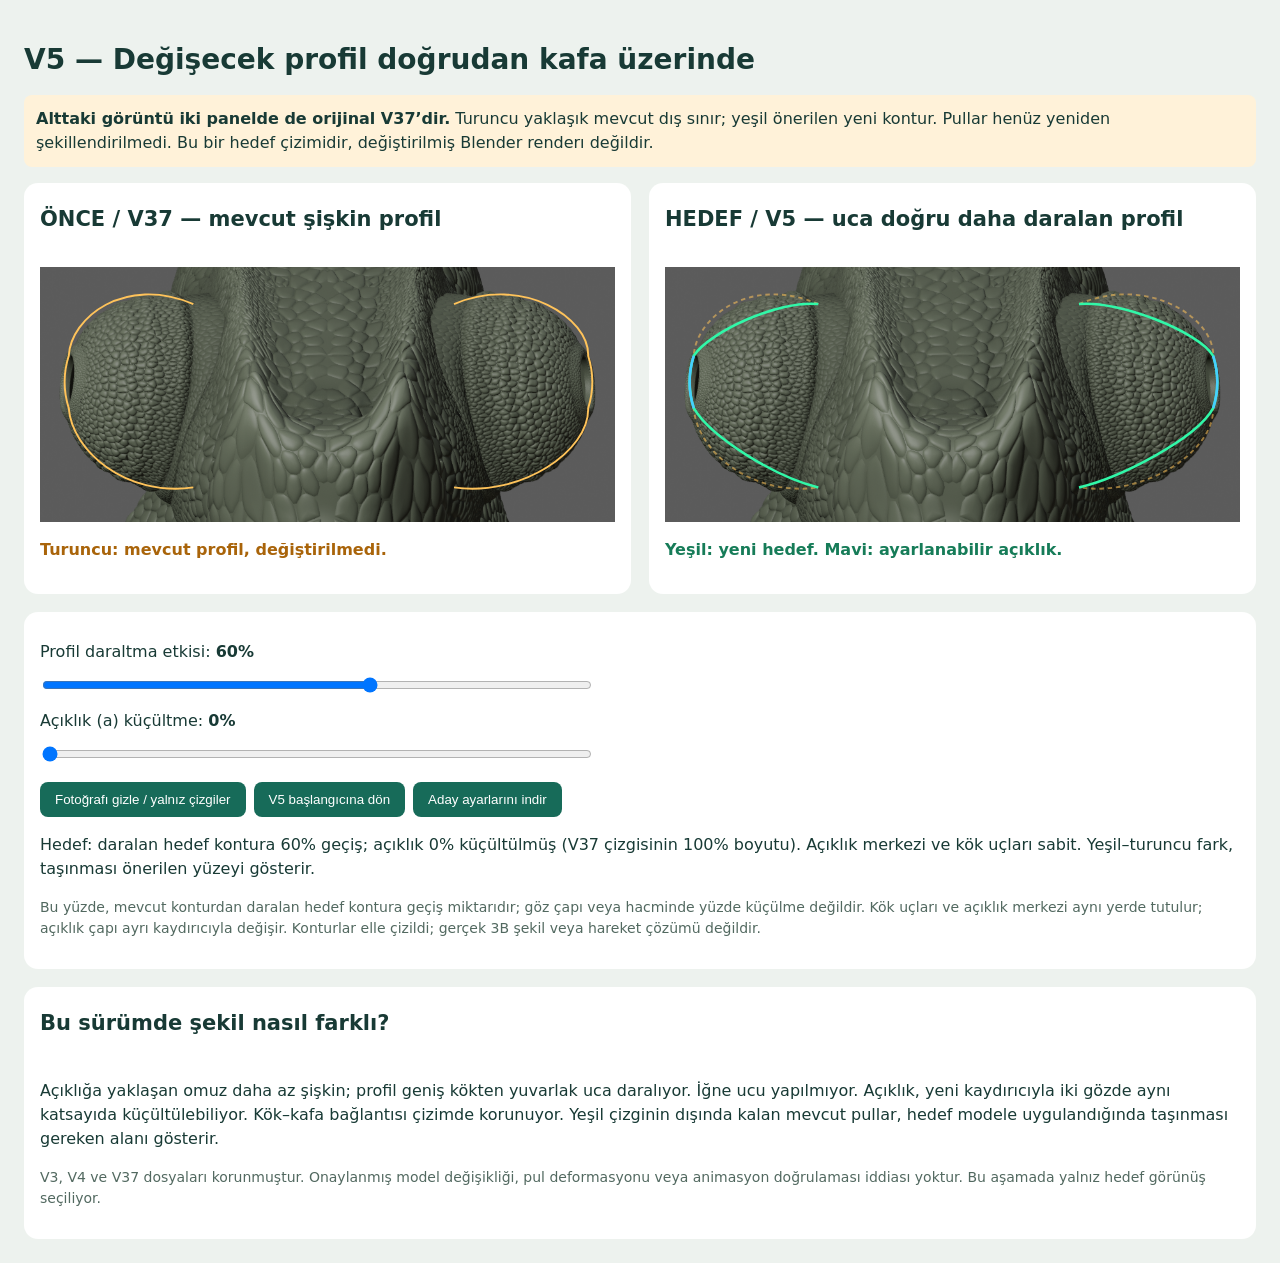
<file: docs/chameleon/eye-shape-review-v5/index.html>
<!doctype html><html lang="tr"><meta charset="utf-8"><meta name="viewport" content="width=device-width,initial-scale=1"><title>V5 — Kafa üzerinde göz profili</title><style>body{margin:0;background:#edf2ee;color:#183a35;font:16px system-ui}main{max-width:1400px;margin:auto;padding:24px}h1{font-size:28px}h2{font-size:21px;margin:8px 0;min-height:52px}p{line-height:1.5}.grid{display:grid;grid-template-columns:1fr 1fr;gap:18px}.card{background:white;border-radius:14px;padding:16px}svg{width:100%;display:block}label{display:block;margin:14px 0}input{width:100%;max-width:550px}button{padding:10px 15px;background:#176b59;color:white;border:0;border-radius:8px;margin-right:8px;cursor:pointer}.warning{background:#fff2d9;padding:12px;border-radius:8px}.note{font-size:14px;color:#526960}.key{font-weight:600}output{font-weight:bold}@media(max-width:800px){.grid{grid-template-columns:1fr}}</style><main><h1>V5 — Değişecek profil doğrudan kafa üzerinde</h1><p class="warning"><b>Alttaki görüntü iki panelde de orijinal V37’dir.</b> Turuncu yaklaşık mevcut dış sınır; yeşil önerilen yeni kontur. Pullar henüz yeniden şekillendirilmedi. Bu bir hedef çizimidir, değiştirilmiş Blender renderı değildir.</p><div class="grid"><section class="card"><h2>ÖNCE / V37 — mevcut şişkin profil</h2><svg id="before" viewBox="100 190 900 400"></svg><p class="key" style="color:#a9640a">Turuncu: mevcut profil, değiştirilmedi.</p></section><section class="card"><h2>HEDEF / V5 — uca doğru daha daralan profil</h2><svg id="after" viewBox="100 190 900 400"></svg><p class="key" style="color:#167c58">Yeşil: yeni hedef. Mavi: ayarlanabilir açıklık.</p></section></div><section class="card" style="margin-top:18px"><label>Profil daraltma etkisi: <output id="value"></output></label><input type="range" id="amount" min="0" max="100" value="60" step="1" aria-label="Profil daraltma etkisi"><label>Açıklık (a) küçültme: <output id="apValue"></output></label><input type="range" id="aperture" min="0" max="40" value="0" step="1" aria-label="Açıklık küçültme"><p><button id="toggle">Fotoğrafı gizle / yalnız çizgiler</button><button id="reset">V5 başlangıcına dön</button><button id="save">Aday ayarlarını indir</button></p><p id="description"></p><p class="note">Bu yüzde, mevcut konturdan daralan hedef kontura geçiş miktarıdır; göz çapı veya hacminde yüzde küçülme değildir. Kök uçları ve açıklık merkezi aynı yerde tutulur; açıklık çapı ayrı kaydırıcıyla değişir. Konturlar elle çizildi; gerçek 3B şekil veya hareket çözümü değildir.</p></section><section class="card" style="margin-top:18px"><h2>Bu sürümde şekil nasıl farklı?</h2><p>Açıklığa yaklaşan omuz daha az şişkin; profil geniş kökten yuvarlak uca daralıyor. İğne ucu yapılmıyor. Açıklık, yeni kaydırıcıyla iki gözde aynı katsayıda küçültülebiliyor. Kök–kafa bağlantısı çizimde korunuyor. Yeşil çizginin dışında kalan mevcut pullar, hedef modele uygulandığında taşınması gereken alanı gösterir.</p><p class="note">V3, V4 ve V37 dosyaları korunmuştur. Onaylanmış model değişikliği, pul deformasyonu veya animasyon doğrulaması iddiası yoktur. Bu aşamada yalnız hedef görünüş seçiliyor.</p></section></main><script>
const $=x=>document.getElementById(x);let visible=true;
// Manual image-space landmarks, source front-neutral.png 1100x850.
// Outward aperture endpoints retained. Root boundary retained. Shoulder controls change only.
const eyes=[{rootTop:[340,248],rootBottom:[340,535],upper:[232,202],upper2:[148,270],tipTop:[145,329],tipBottom:[145,411],lower2:[150,478],lower:[235,550],cy:370},
{rootTop:[748,248],rootBottom:[748,535],upper:[856,202],upper2:[960,270],tipTop:[958,329],tipBottom:[958,411],lower2:[960,478],lower:[853,550],cy:370}];
function apertureEye(e,k){let cy=(e.tipTop[1]+e.tipBottom[1])/2,half=(e.tipBottom[1]-e.tipTop[1])/2*(1-k);return {...e,tipTop:[e.tipTop[0],cy-half],tipBottom:[e.tipBottom[0],cy+half],cy};}
function path(e,s,k=0){e=apertureEye(e,k);let pt=p=>`${p[0]},${p[1]}`,adj=p=>{let dir=e.tipTop[0]<500?-1:1;let target=p===e.upper?[e.rootTop[0]+dir*30,e.rootTop[1]+20]:p===e.upper2?[e.tipTop[0]-dir*40,e.tipTop[1]-24]:p===e.lower2?[e.tipBottom[0]-dir*45,e.tipBottom[1]+36]:[e.rootBottom[0]+dir*35,e.rootBottom[1]-35];return[p[0]+s*(target[0]-p[0]),p[1]+s*(target[1]-p[1])]};return `M${pt(e.rootTop)} C${pt(adj(e.upper))} ${pt(adj(e.upper2))} ${pt(e.tipTop)} Q${e.tipTop[0]+(e.tipTop[0]<500?-13:13)*(1-k)},${e.cy} ${pt(e.tipBottom)} C${pt(adj(e.lower2))} ${pt(adj(e.lower))} ${pt(e.rootBottom)}`}
function render(){let s=+$('amount').value/100,k=+$('aperture').value/100;$('apValue').value=Math.round(k*100)+'%';$('value').value=Math.round(s*100)+'%';const image=`<image href="assets/front-neutral.png" x="0" y="0" width="1100" height="850" opacity="${visible?1:0}"/>`;let old=eyes.map(e=>`<path d="${path(e,0)}" fill="none" stroke="#ffc35a" stroke-width="3"/>`).join('');let target=eyes.map(original=>{let e=apertureEye(original,k);return `<path d="${path(original,s,k)}" fill="none" stroke="#31f7a8" stroke-width="4"/><path d="M${e.tipTop} Q${e.tipTop[0]+(e.tipTop[0]<500?-13:13)*(1-k)},${e.cy} ${e.tipBottom}" fill="none" stroke="#46cfff" stroke-width="4"/>`}).join('');let bg=visible?'#343d38':'#182b27';$('before').innerHTML=`<rect x="100" y="190" width="900" height="400" fill="${bg}"/>${image}${old}`;$('after').innerHTML=`<rect x="100" y="190" width="900" height="400" fill="${bg}"/>${image}<g opacity="0.55" stroke-dasharray="7 6">${old}</g>${target}`;$('description').textContent=`Hedef: daralan hedef kontura ${Math.round(s*100)}% geçiş; açıklık ${Math.round(k*100)}% küçültülmüş (V37 çizgisinin ${Math.round((1-k)*100)}% boyutu). Açıklık merkezi ve kök uçları sabit. Yeşil–turuncu fark, taşınması önerilen yüzeyi gösterir.`}
$('amount').oninput=render;$('aperture').oninput=render;$('toggle').onclick=()=>{visible=!visible;render()};$('reset').onclick=()=>{$('amount').value=60;$('aperture').value=0;visible=true;render()};$('save').onclick=()=>{let data={version:'shape-preview-v5',source_model:'V37',profile_effect_percent:+$('amount').value,aperture_reduction_percent:+$('aperture').value,aperture_scale:1-(+$('aperture').value/100),status:'2D contour candidate; not applied to model'};let url=URL.createObjectURL(new Blob([JSON.stringify(data,null,2)],{type:'application/json'}));let a=document.createElement('a');a.href=url;a.download='eye-shape-candidate-v5.json';a.click();setTimeout(()=>URL.revokeObjectURL(url),1000)};render();
</script></html>
</file>
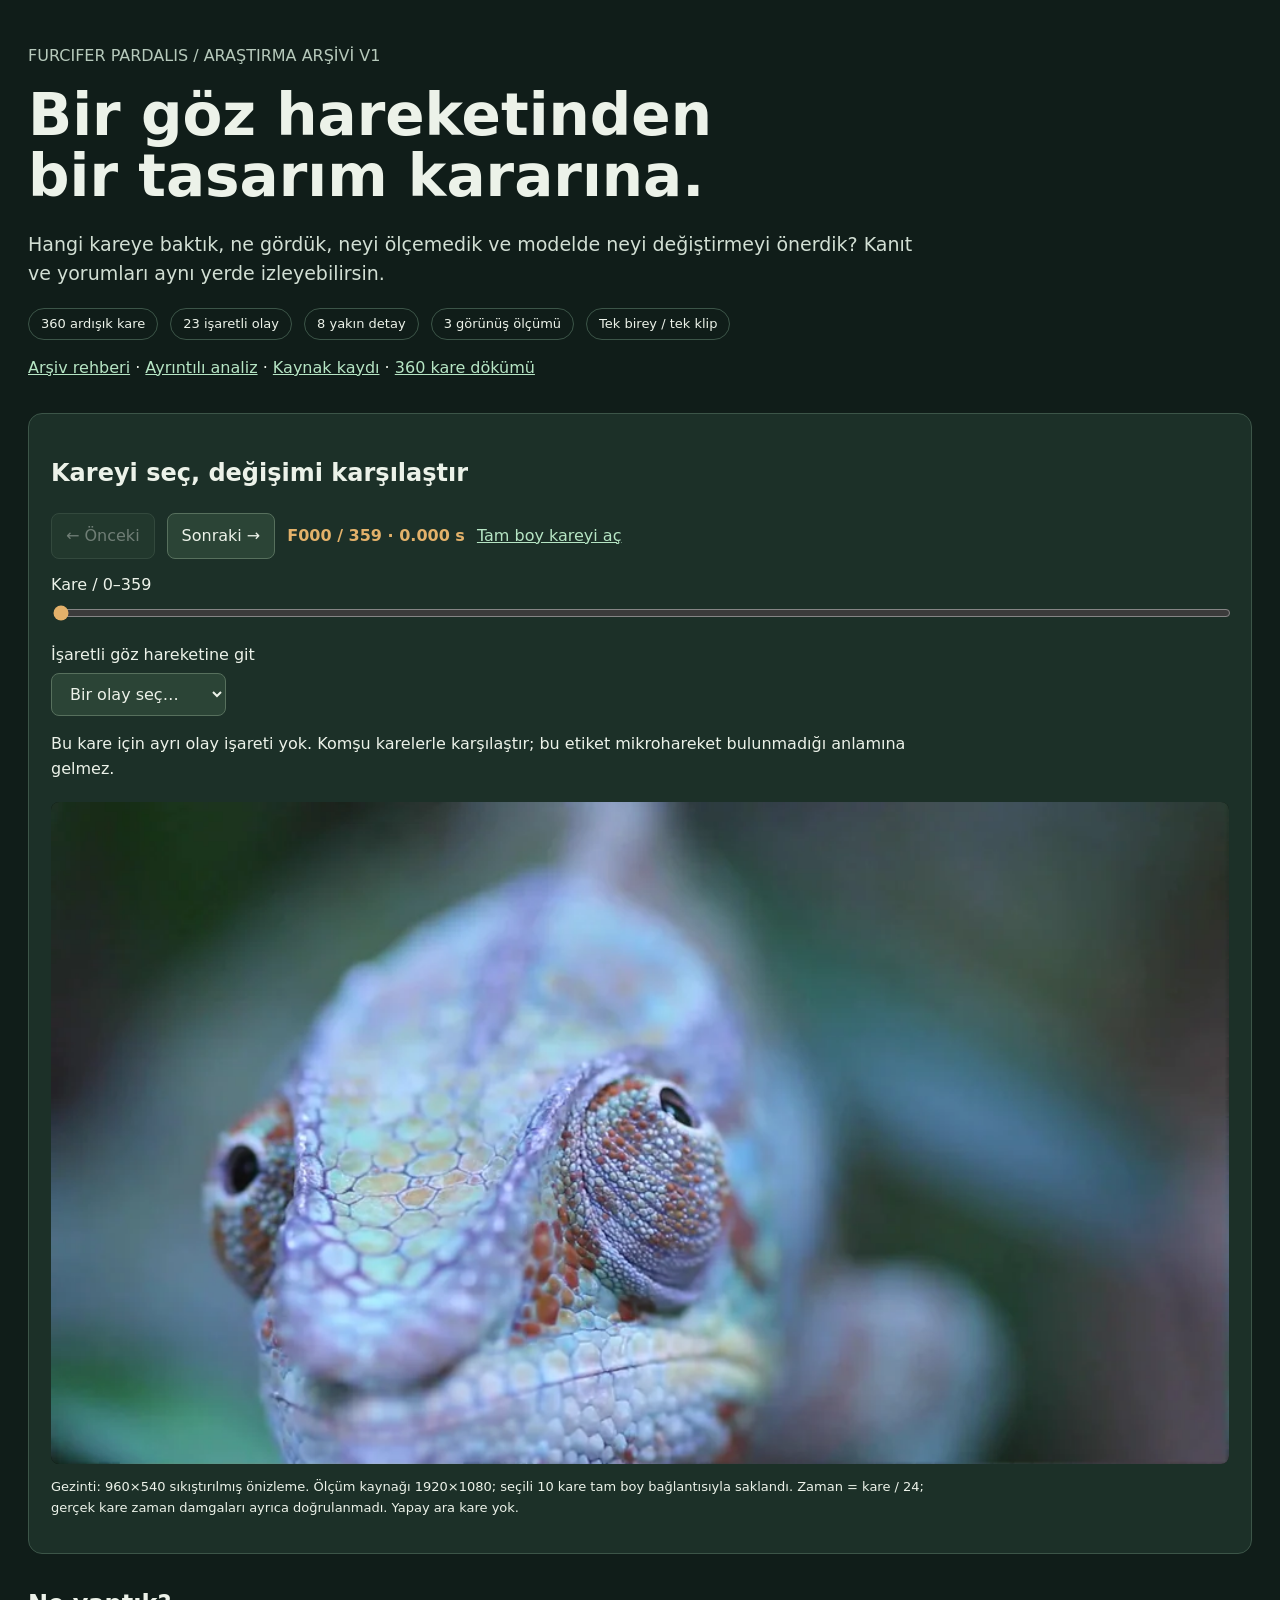
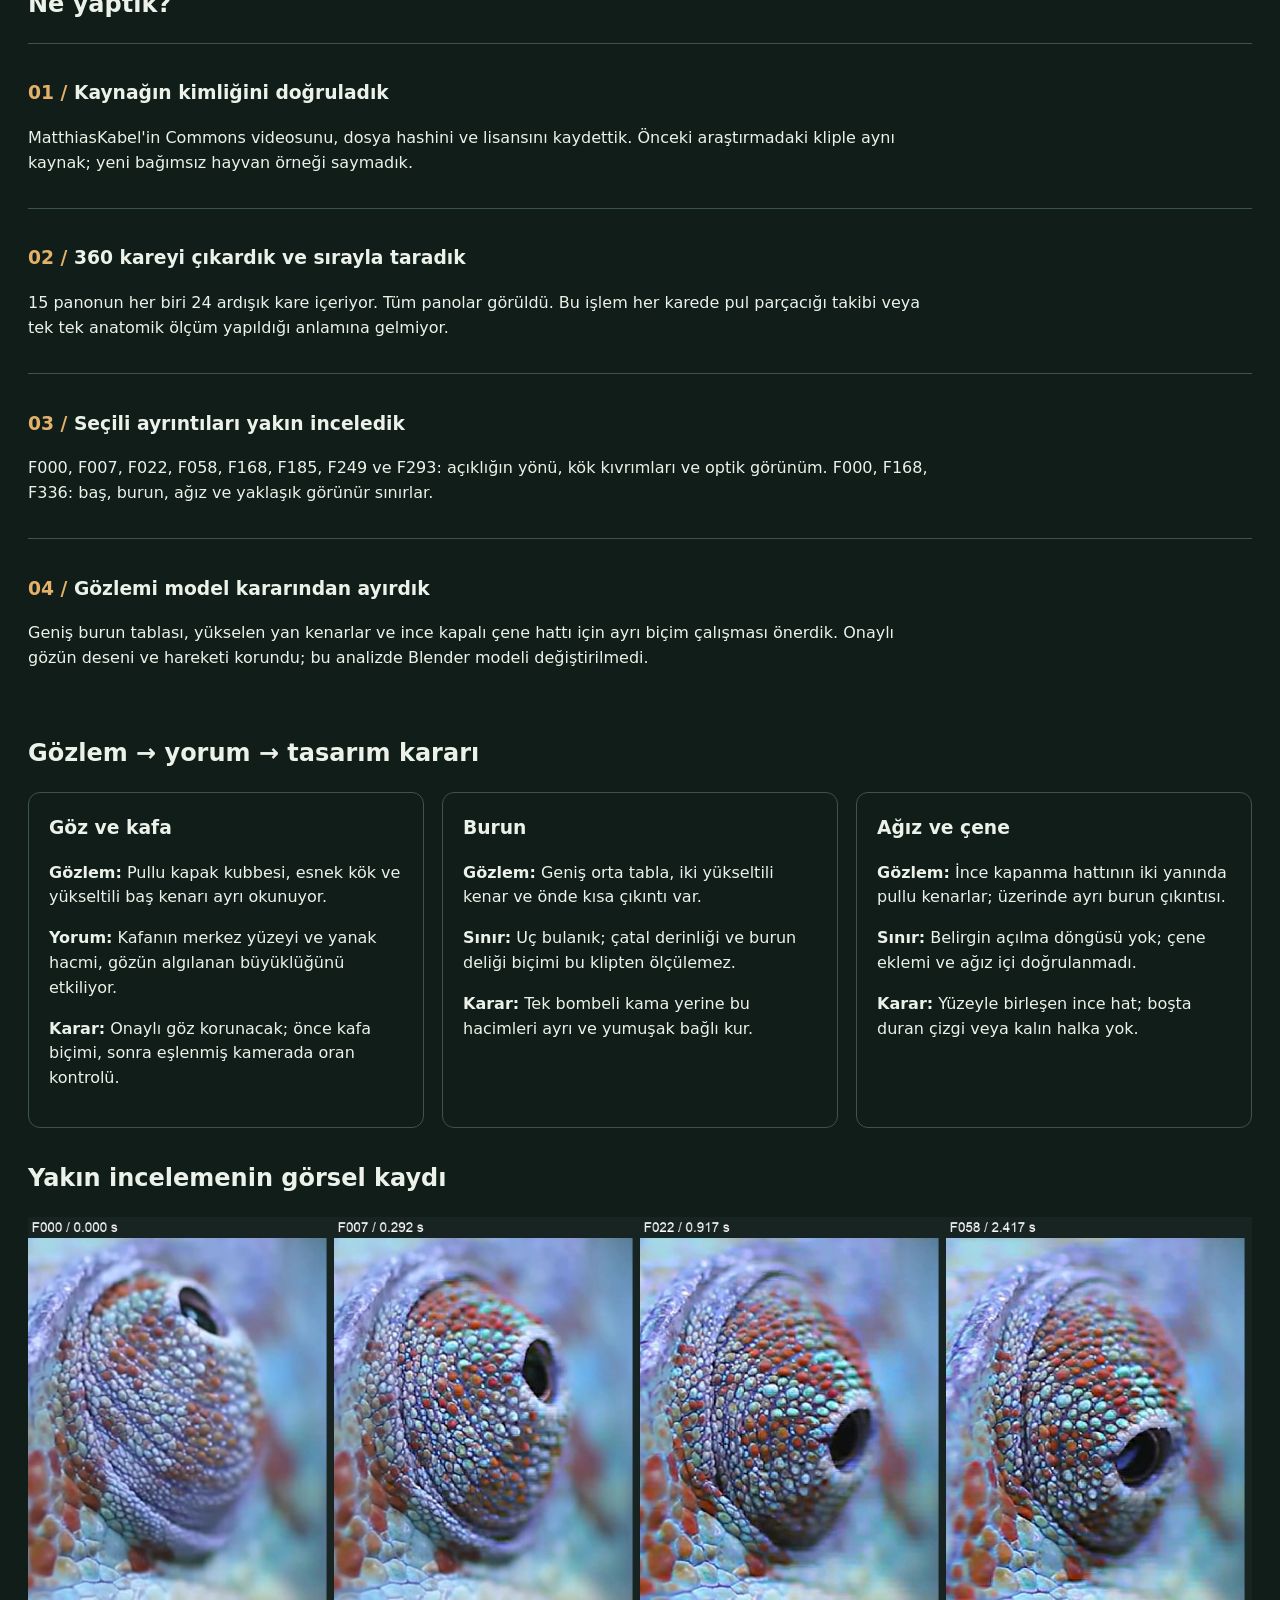
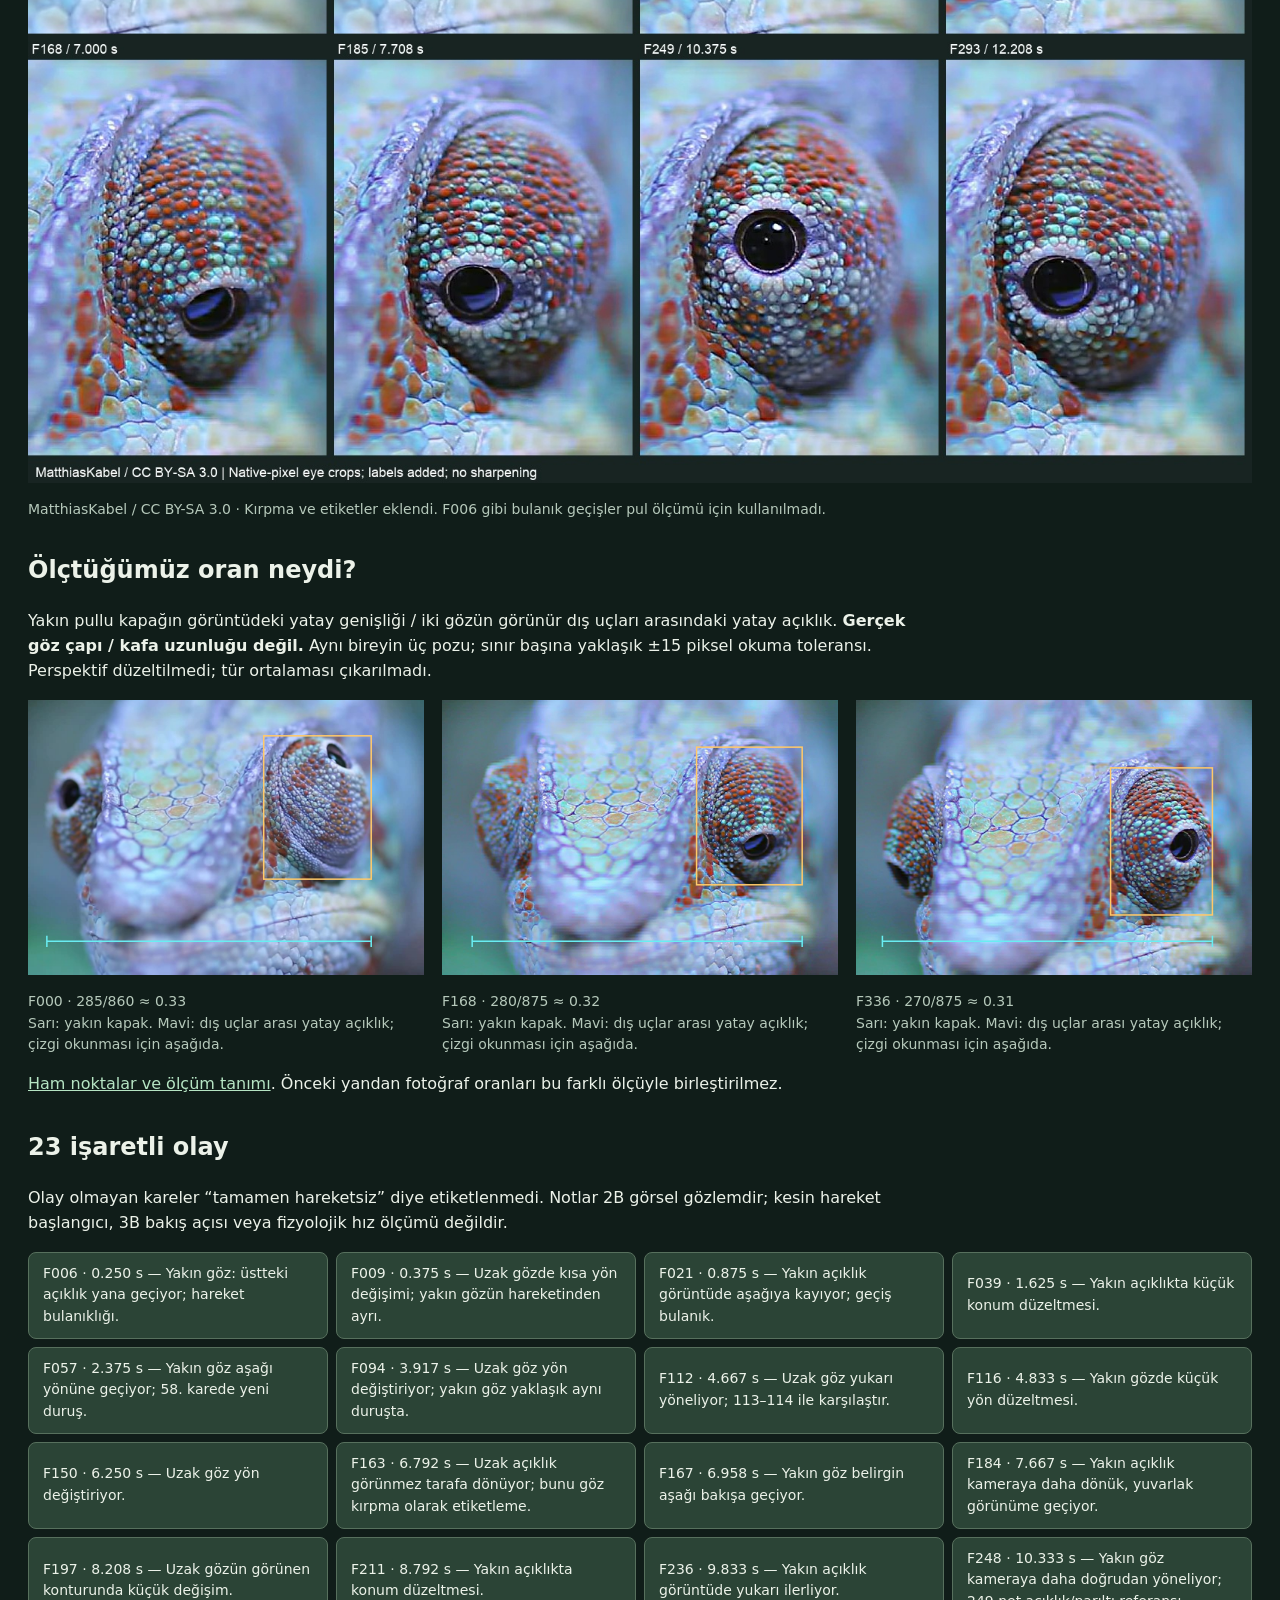
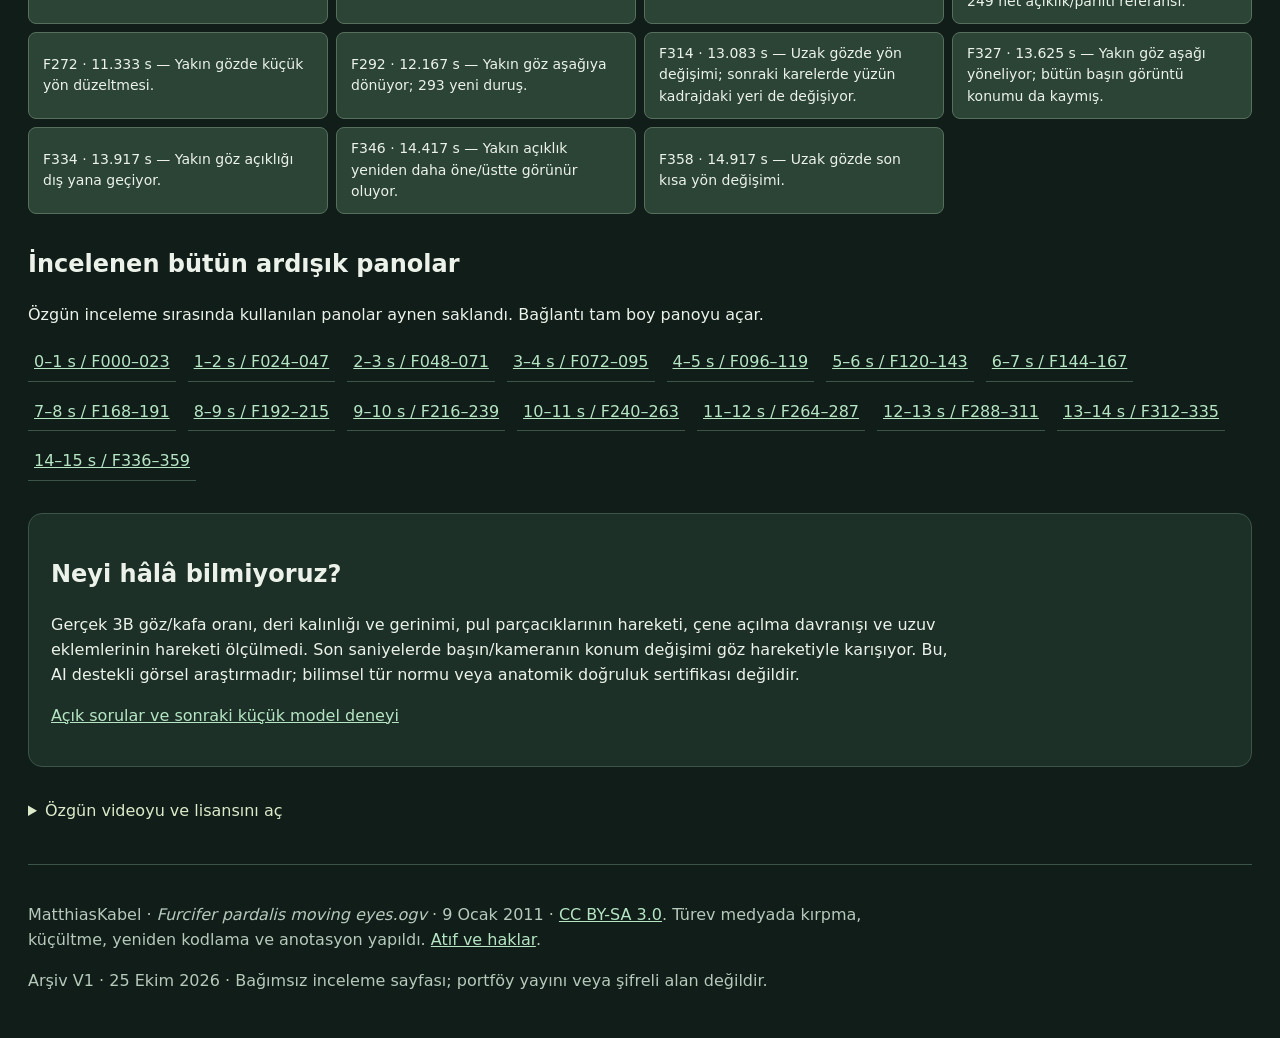
<file: docs/chameleon/evidence/video-review-v1/index.html>
<!doctype html><html lang="tr"><head><meta charset="utf-8"><meta name="viewport" content="width=device-width, initial-scale=1"><title>Panter Atlası · Kare kare araştırma / V1</title>
<style>
:root{color-scheme:dark;--bg:#101d19;--panel:#1c3028;--ink:#ecf2e9;--muted:#b6c9bb;--accent:#e3b16a;--line:#3c5548}*{box-sizing:border-box}body{margin:0;background:var(--bg);color:var(--ink);font:16px/1.55 system-ui}main{max-width:1280px;margin:auto;padding:28px}h1{font-size:clamp(30px,5vw,58px);line-height:1.06;margin:12px 0 22px;max-width:900px}h2{font-size:24px}a{color:#b6e5c4}p{max-width:900px}.eyebrow,small{color:var(--muted)}.lead{font-size:19px;color:#d2dfd4}.tags,.controls{display:flex;gap:12px;flex-wrap:wrap;align-items:center}.tags span{border:1px solid var(--line);border-radius:99px;padding:5px 12px;font-size:13px}section{margin:32px 0}.panel{padding:22px;background:var(--panel);border:1px solid var(--line);border-radius:14px}button,select{font:inherit;color:var(--ink);background:#2b4436;border:1px solid #57705d;border-radius:8px;padding:10px 14px;cursor:pointer}button:disabled{opacity:.4;cursor:default}button:focus-visible,select:focus-visible,input:focus-visible,a:focus-visible{outline:3px solid var(--accent);outline-offset:3px}select{max-width:100%}input[type=range]{width:100%;accent-color:var(--accent)}label{display:block;margin:14px 0 5px}.visual{position:relative;background:#07110d;margin-top:18px;border-radius:8px;overflow:hidden}canvas{width:100%;height:auto;display:block}.status{color:var(--accent);font-weight:700}.note{min-height:52px}.grid{display:grid;grid-template-columns:repeat(auto-fit,minmax(290px,1fr));gap:18px}.card{padding:20px;border:1px solid var(--line);border-radius:12px}.card h3{margin-top:0}img,svg{width:100%;height:auto}figure{margin:0}figcaption{font-size:14px;color:var(--muted);margin-top:8px}.steps{counter-reset:step}.steps article{border-top:1px solid var(--line);padding:16px 0}.steps h3:before{counter-increment:step;content:'0' counter(step) ' / ';color:var(--accent)}details{margin:14px 0}summary{cursor:pointer;color:#dceac9}.eventlist{display:grid;grid-template-columns:repeat(auto-fit,minmax(260px,1fr));gap:8px}.eventlist button{text-align:left;font-size:14px}footer{border-top:1px solid var(--line);padding-top:22px;margin-top:40px;color:var(--muted)}#error{color:#ffd79a}.tiny{font-size:13px}.sheetlinks{display:flex;gap:12px;flex-wrap:wrap}.sheetlinks a{padding:6px;border-bottom:1px solid var(--line)}@media(max-width:550px){main{padding:16px}.panel{padding:14px}.controls button{flex:1}.note{min-height:95px}}
</style></head><body><main>
<header><p class="eyebrow">FURCIFER PARDALIS / ARAŞTIRMA ARŞİVİ V1</p><h1>Bir göz hareketinden<br>bir tasarım kararına.</h1><p class="lead">Hangi kareye baktık, ne gördük, neyi ölçemedik ve modelde neyi değiştirmeyi önerdik? Kanıt ve yorumları aynı yerde izleyebilirsin.</p><div class="tags"><span>360 ardışık kare</span><span>23 işaretli olay</span><span>8 yakın detay</span><span>3 görünüş ölçümü</span><span>Tek birey / tek klip</span></div><p><a href="README.md">Arşiv rehberi</a> · <a href="analysis.md">Ayrıntılı analiz</a> · <a href="source.json">Kaynak kaydı</a> · <a href="frame-register.csv">360 kare dökümü</a></p></header>
<section class="panel" aria-labelledby="viewer-heading"><h2 id="viewer-heading">Kareyi seç, değişimi karşılaştır</h2><div class="controls"><button id="prev">← Önceki</button><button id="next">Sonraki →</button><output id="position" class="status" aria-live="polite"></output><a id="native" hidden>Tam boy kareyi aç</a></div><label for="frame-number">Kare / 0–359</label><input type="range" id="frame-number" min="0" max="359" step="1" value="0"><label for="event-select">İşaretli göz hareketine git</label><select id="event-select"><option value="">Bir olay seç…</option></select><p id="note" class="note"></p><p id="error" role="alert" hidden></p><div class="visual"><canvas id="frame-canvas" width="960" height="540" role="img" aria-label="Kaynak videodan seçilen kare"></canvas></div><p class="tiny">Gezinti: 960×540 sıkıştırılmış önizleme. Ölçüm kaynağı 1920×1080; seçili 10 kare tam boy bağlantısıyla saklandı. Zaman = kare / 24; gerçek kare zaman damgaları ayrıca doğrulanmadı. Yapay ara kare yok.</p><noscript>Gezinti JavaScript gerektirir. Aşağıdaki ardışık pano bağlantıları ve analysis.md dosyası JavaScript olmadan açılır.</noscript></section>
<section><h2>Ne yaptık?</h2><div class="steps"><article><h3>Kaynağın kimliğini doğruladık</h3><p>MatthiasKabel'in Commons videosunu, dosya hashini ve lisansını kaydettik. Önceki araştırmadaki kliple aynı kaynak; yeni bağımsız hayvan örneği saymadık.</p></article><article><h3>360 kareyi çıkardık ve sırayla taradık</h3><p>15 panonun her biri 24 ardışık kare içeriyor. Tüm panolar görüldü. Bu işlem her karede pul parçacığı takibi veya tek tek anatomik ölçüm yapıldığı anlamına gelmiyor.</p></article><article><h3>Seçili ayrıntıları yakın inceledik</h3><p>F000, F007, F022, F058, F168, F185, F249 ve F293: açıklığın yönü, kök kıvrımları ve optik görünüm. F000, F168, F336: baş, burun, ağız ve yaklaşık görünür sınırlar.</p></article><article><h3>Gözlemi model kararından ayırdık</h3><p>Geniş burun tablası, yükselen yan kenarlar ve ince kapalı çene hattı için ayrı biçim çalışması önerdik. Onaylı gözün deseni ve hareketi korundu; bu analizde Blender modeli değiştirilmedi.</p></article></div></section>
<section><h2>Gözlem → yorum → tasarım kararı</h2><div class="grid"><article class="card"><h3>Göz ve kafa</h3><p><strong>Gözlem:</strong> Pullu kapak kubbesi, esnek kök ve yükseltili baş kenarı ayrı okunuyor.</p><p><strong>Yorum:</strong> Kafanın merkez yüzeyi ve yanak hacmi, gözün algılanan büyüklüğünü etkiliyor.</p><p><strong>Karar:</strong> Onaylı göz korunacak; önce kafa biçimi, sonra eşlenmiş kamerada oran kontrolü.</p></article><article class="card"><h3>Burun</h3><p><strong>Gözlem:</strong> Geniş orta tabla, iki yükseltili kenar ve önde kısa çıkıntı var.</p><p><strong>Sınır:</strong> Uç bulanık; çatal derinliği ve burun deliği biçimi bu klipten ölçülemez.</p><p><strong>Karar:</strong> Tek bombeli kama yerine bu hacimleri ayrı ve yumuşak bağlı kur.</p></article><article class="card"><h3>Ağız ve çene</h3><p><strong>Gözlem:</strong> İnce kapanma hattının iki yanında pullu kenarlar; üzerinde ayrı burun çıkıntısı.</p><p><strong>Sınır:</strong> Belirgin açılma döngüsü yok; çene eklemi ve ağız içi doğrulanmadı.</p><p><strong>Karar:</strong> Yüzeyle birleşen ince hat; boşta duran çizgi veya kalın halka yok.</p></article></div></section>
<section><h2>Yakın incelemenin görsel kaydı</h2><figure><a href="assets/eye-detail-sequence.jpg"><img loading="lazy" src="assets/eye-detail-sequence.jpg" alt="Sekiz seçili karede kapak ve kök kıvrımlarının karşılaştırması"></a><figcaption>MatthiasKabel / CC BY-SA 3.0 · Kırpma ve etiketler eklendi. F006 gibi bulanık geçişler pul ölçümü için kullanılmadı.</figcaption></figure></section>
<section><h2>Ölçtüğümüz oran neydi?</h2><p>Yakın pullu kapağın görüntüdeki yatay genişliği / iki gözün görünür dış uçları arasındaki yatay açıklık. <strong>Gerçek göz çapı / kafa uzunluğu değil.</strong> Aynı bireyin üç pozu; sınır başına yaklaşık ±15 piksel okuma toleransı. Perspektif düzeltilmedi; tür ortalaması çıkarılmadı.</p><div id="measurements" class="grid"></div><p><a href="measurements.json">Ham noktalar ve ölçüm tanımı</a>. Önceki yandan fotoğraf oranları bu farklı ölçüyle birleştirilmez.</p></section>
<section><h2>23 işaretli olay</h2><p>Olay olmayan kareler “tamamen hareketsiz” diye etiketlenmedi. Notlar 2B görsel gözlemdir; kesin hareket başlangıcı, 3B bakış açısı veya fizyolojik hız ölçümü değildir.</p><div id="events" class="eventlist"></div></section>
<section><h2>İncelenen bütün ardışık panolar</h2><p>Özgün inceleme sırasında kullanılan panolar aynen saklandı. Bağlantı tam boy panoyu açar.</p><div id="sheets" class="sheetlinks"></div></section>
<section class="panel"><h2>Neyi hâlâ bilmiyoruz?</h2><p>Gerçek 3B göz/kafa oranı, deri kalınlığı ve gerinimi, pul parçacıklarının hareketi, çene açılma davranışı ve uzuv eklemlerinin hareketi ölçülmedi. Son saniyelerde başın/kameranın konum değişimi göz hareketiyle karışıyor. Bu, AI destekli görsel araştırmadır; bilimsel tür normu veya anatomik doğruluk sertifikası değildir.</p><p><a href="analysis.md">Açık sorular ve sonraki küçük model deneyi</a></p></section>
<details><summary>Özgün videoyu ve lisansını aç</summary><p><a href="https://commons.wikimedia.org/wiki/File:Furcifer_pardalis_moving_eyes.ogv">Wikimedia Commons'ta özgün video</a> · <a href="source-player.html">Gömülü oynatıcı</a></p><p>Sayfa görüntüleme sırasında üçüncü taraf oynatıcı otomatik yüklenmez. Yukarıdaki bağlantı internet gerektirir.</p></details>
<footer><p>MatthiasKabel · <em>Furcifer pardalis moving eyes.ogv</em> · 9 Ocak 2011 · <a href="https://creativecommons.org/licenses/by-sa/3.0/">CC BY-SA 3.0</a>. Türev medyada kırpma, küçültme, yeniden kodlama ve anotasyon yapıldı. <a href="ATTRIBUTION.md">Atıf ve haklar</a>.</p><p>Arşiv V1 · 25 Ekim 2026 · Bağımsız inceleme sayfası; portföy yayını veya şifreli alan değildir.</p></footer>
</main><script>
const EVENTS=[
  {
    "frame": 6,
    "time_s": 0.25,
    "note": "Yakın göz: üstteki açıklık yana geçiyor; hareket bulanıklığı.",
    "interpretation": "2D visual event, not calibrated gaze angle or exact saccade onset/end"
  },
  {
    "frame": 9,
    "time_s": 0.375,
    "note": "Uzak gözde kısa yön değişimi; yakın gözün hareketinden ayrı.",
    "interpretation": "2D visual event, not calibrated gaze angle or exact saccade onset/end"
  },
  {
    "frame": 21,
    "time_s": 0.875,
    "note": "Yakın açıklık görüntüde aşağıya kayıyor; geçiş bulanık.",
    "interpretation": "2D visual event, not calibrated gaze angle or exact saccade onset/end"
  },
  {
    "frame": 39,
    "time_s": 1.625,
    "note": "Yakın açıklıkta küçük konum düzeltmesi.",
    "interpretation": "2D visual event, not calibrated gaze angle or exact saccade onset/end"
  },
  {
    "frame": 57,
    "time_s": 2.375,
    "note": "Yakın göz aşağı yönüne geçiyor; 58. karede yeni duruş.",
    "interpretation": "2D visual event, not calibrated gaze angle or exact saccade onset/end"
  },
  {
    "frame": 94,
    "time_s": 3.9166666666666665,
    "note": "Uzak göz yön değiştiriyor; yakın göz yaklaşık aynı duruşta.",
    "interpretation": "2D visual event, not calibrated gaze angle or exact saccade onset/end"
  },
  {
    "frame": 112,
    "time_s": 4.666666666666667,
    "note": "Uzak göz yukarı yöneliyor; 113–114 ile karşılaştır.",
    "interpretation": "2D visual event, not calibrated gaze angle or exact saccade onset/end"
  },
  {
    "frame": 116,
    "time_s": 4.833333333333333,
    "note": "Yakın gözde küçük yön düzeltmesi.",
    "interpretation": "2D visual event, not calibrated gaze angle or exact saccade onset/end"
  },
  {
    "frame": 150,
    "time_s": 6.25,
    "note": "Uzak göz yön değiştiriyor.",
    "interpretation": "2D visual event, not calibrated gaze angle or exact saccade onset/end"
  },
  {
    "frame": 163,
    "time_s": 6.791666666666667,
    "note": "Uzak açıklık görünmez tarafa dönüyor; bunu göz kırpma olarak etiketleme.",
    "interpretation": "2D visual event, not calibrated gaze angle or exact saccade onset/end"
  },
  {
    "frame": 167,
    "time_s": 6.958333333333333,
    "note": "Yakın göz belirgin aşağı bakışa geçiyor.",
    "interpretation": "2D visual event, not calibrated gaze angle or exact saccade onset/end"
  },
  {
    "frame": 184,
    "time_s": 7.666666666666667,
    "note": "Yakın açıklık kameraya daha dönük, yuvarlak görünüme geçiyor.",
    "interpretation": "2D visual event, not calibrated gaze angle or exact saccade onset/end"
  },
  {
    "frame": 197,
    "time_s": 8.208333333333334,
    "note": "Uzak gözün görünen konturunda küçük değişim.",
    "interpretation": "2D visual event, not calibrated gaze angle or exact saccade onset/end"
  },
  {
    "frame": 211,
    "time_s": 8.791666666666666,
    "note": "Yakın açıklıkta konum düzeltmesi.",
    "interpretation": "2D visual event, not calibrated gaze angle or exact saccade onset/end"
  },
  {
    "frame": 236,
    "time_s": 9.833333333333334,
    "note": "Yakın açıklık görüntüde yukarı ilerliyor.",
    "interpretation": "2D visual event, not calibrated gaze angle or exact saccade onset/end"
  },
  {
    "frame": 248,
    "time_s": 10.333333333333334,
    "note": "Yakın göz kameraya daha doğrudan yöneliyor; 249 net açıklık/parıltı referansı.",
    "interpretation": "2D visual event, not calibrated gaze angle or exact saccade onset/end"
  },
  {
    "frame": 272,
    "time_s": 11.333333333333334,
    "note": "Yakın gözde küçük yön düzeltmesi.",
    "interpretation": "2D visual event, not calibrated gaze angle or exact saccade onset/end"
  },
  {
    "frame": 292,
    "time_s": 12.166666666666666,
    "note": "Yakın göz aşağıya dönüyor; 293 yeni duruş.",
    "interpretation": "2D visual event, not calibrated gaze angle or exact saccade onset/end"
  },
  {
    "frame": 314,
    "time_s": 13.083333333333334,
    "note": "Uzak gözde yön değişimi; sonraki karelerde yüzün kadrajdaki yeri de değişiyor.",
    "interpretation": "2D visual event, not calibrated gaze angle or exact saccade onset/end"
  },
  {
    "frame": 327,
    "time_s": 13.625,
    "note": "Yakın göz aşağı yöneliyor; bütün başın görüntü konumu da kaymış.",
    "interpretation": "2D visual event, not calibrated gaze angle or exact saccade onset/end"
  },
  {
    "frame": 334,
    "time_s": 13.916666666666666,
    "note": "Yakın göz açıklığı dış yana geçiyor.",
    "interpretation": "2D visual event, not calibrated gaze angle or exact saccade onset/end"
  },
  {
    "frame": 346,
    "time_s": 14.416666666666666,
    "note": "Yakın açıklık yeniden daha öne/üstte görünür oluyor.",
    "interpretation": "2D visual event, not calibrated gaze angle or exact saccade onset/end"
  },
  {
    "frame": 358,
    "time_s": 14.916666666666666,
    "note": "Uzak gözde son kısa yön değişimi.",
    "interpretation": "2D visual event, not calibrated gaze angle or exact saccade onset/end"
  }
], MEASUREMENTS=[{"frame": 0, "eye_box": [825, 445, 1110, 825], "two_eye_span": [250, 1110], "time_s": 0.0, "visible_eye_width_px": 285, "visible_face_span_px": 860, "ratio": 0.3313953488372093}, {"frame": 168, "eye_box": [875, 475, 1155, 840], "two_eye_span": [280, 1155], "time_s": 7.0, "visible_eye_width_px": 280, "visible_face_span_px": 875, "ratio": 0.32}, {"frame": 336, "eye_box": [875, 530, 1145, 920], "two_eye_span": [270, 1145], "time_s": 14.0, "visible_eye_width_px": 270, "visible_face_span_px": 875, "ratio": 0.30857142857142855}], KEYS=[0,7,22,58,168,185,249,293,336,359];
const slider=document.getElementById('frame-number'),select=document.getElementById('event-select'),canvas=document.getElementById('frame-canvas'),ctx=canvas.getContext('2d'),cache=new Map();let current=0,request=0;
const getAtlas=s=>{if(!cache.has(s)){cache.set(s,new Promise((resolve,reject)=>{const im=new Image();im.onload=()=>resolve(im);im.onerror=()=>{cache.delete(s);reject(new Error('Görsel dosyası yüklenemedi.'));};im.src='assets/atlas-'+String(s).padStart(2,'0')+'.webp';}));}return cache.get(s);};
async function show(value){const n=Math.max(0,Math.min(359,Math.round(Number(value)||0)));current=n;const token=++request;slider.value=n;select.value=EVENTS.some(e=>e.frame===n)?String(n):'';document.getElementById('position').textContent='F'+String(n).padStart(3,'0')+' / 359 · '+(n/24).toFixed(3)+' s';document.getElementById('prev').disabled=n===0;document.getElementById('next').disabled=n===359;const event=EVENTS.find(e=>e.frame===n);document.getElementById('note').textContent=event?event.note:'Bu kare için ayrı olay işareti yok. Komşu karelerle karşılaştır; bu etiket mikrohareket bulunmadığı anlamına gelmez.';const link=document.getElementById('native');link.hidden=!KEYS.includes(n);link.href='keyframes/'+String(n).padStart(3,'0')+'.jpg';canvas.setAttribute('aria-label','F'+n+' · '+(n/24).toFixed(3)+' saniye; 960×540 önizleme');document.getElementById('error').hidden=true;ctx.clearRect(0,0,960,540);try{const im=await getAtlas(Math.floor(n/24));if(token!==request)return;ctx.drawImage(im,(n%24%6)*960,Math.floor(n%24/6)*540,960,540,0,0,960,540);}catch(e){if(token===request){document.getElementById('error').textContent='Kare önizlemesi yüklenemedi. Arşivi assets klasörüyle birlikte indir veya aşağıdaki panoyu aç.';document.getElementById('error').hidden=false;}}}
for(const e of EVENTS){const o=document.createElement('option');o.value=e.frame;o.textContent='F'+String(e.frame).padStart(3,'0')+' · '+e.time_s.toFixed(3)+' s';select.append(o);const b=document.createElement('button');b.textContent=o.textContent+' — '+e.note;b.addEventListener('click',()=>{show(e.frame);document.getElementById('viewer-heading').scrollIntoView({block:'start'});});document.getElementById('events').append(b);}
for(let i=0;i<15;i++){const a=document.createElement('a');a.href='assets/sequence-'+String(i).padStart(2,'0')+'.jpg';a.textContent=i+'–'+(i+1)+' s / F'+String(i*24).padStart(3,'0')+'–'+String(i*24+23).padStart(3,'0');document.getElementById('sheets').append(a);}
for(const m of MEASUREMENTS){const [x,y,r,b]=m.eye_box,[l,rr]=m.two_eye_span;const f=document.createElement('figure');f.innerHTML='<svg viewBox="200 350 1050 730" role="img" aria-label="F'+m.frame+' yaklaşık görünür sınırlar"><image href="keyframes/'+String(m.frame).padStart(3,'0')+'.jpg" width="1920" height="1080"/><rect x="'+x+'" y="'+y+'" width="'+(r-x)+'" height="'+(b-y)+'" fill="none" stroke="#ffc96a" stroke-width="4"/><path d="M'+l+',990 H'+rr+' M'+l+',975 V1005 M'+rr+',975 V1005" fill="none" stroke="#69edf2" stroke-width="4"/></svg><figcaption>F'+String(m.frame).padStart(3,'0')+' · '+m.visible_eye_width_px+'/'+m.visible_face_span_px+' ≈ '+m.ratio.toFixed(2)+'<br>Sarı: yakın kapak. Mavi: dış uçlar arası yatay açıklık; çizgi okunması için aşağıda.</figcaption>';document.getElementById('measurements').append(f);}
slider.addEventListener('input',()=>show(slider.value));select.addEventListener('change',()=>{if(select.value!=='')show(select.value);});document.getElementById('prev').onclick=()=>show(current-1);document.getElementById('next').onclick=()=>show(current+1);show(0);
</script></body></html>
</file>
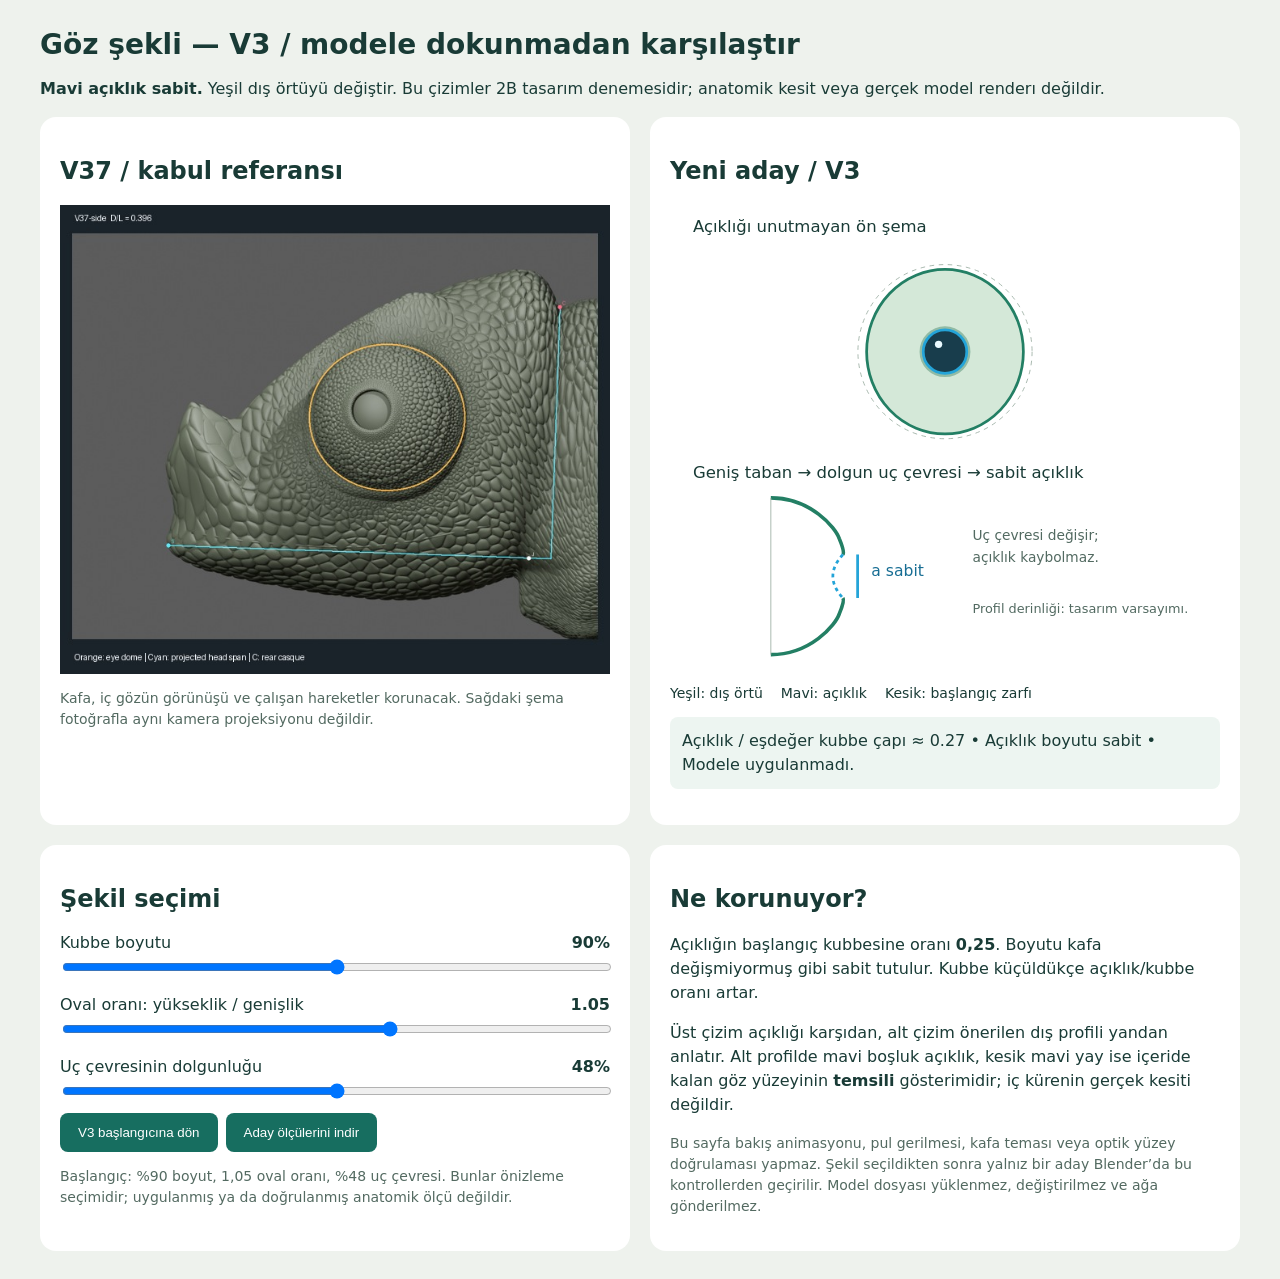
<file: docs/chameleon/eye-shape-review-v5/v3/index.html>
<!doctype html><html lang="tr"><meta charset="utf-8"><meta name="viewport" content="width=device-width,initial-scale=1"><title>Göz şekli / V3</title><style>
body{margin:0;background:#eef2ed;color:#193b36;font:16px system-ui}main{max-width:1200px;margin:auto;padding:28px}h1{font-size:28px;margin:0 0 12px}p{line-height:1.5} .grid{display:grid;grid-template-columns:1fr 1fr;gap:20px}.card{background:white;border-radius:16px;padding:20px}img{width:100%;display:block}svg{width:100%;height:auto}label{display:block;margin:16px 0 5px}input{width:100%}button{background:#176e60;color:white;border:0;padding:12px 18px;border-radius:8px;cursor:pointer;margin:10px 8px 0 0}.note{font-size:14px;color:#536a61}output{float:right;font-weight:bold}.legend{display:flex;gap:18px;font-size:14px}a{color:#176e60}#metrics{padding:12px;background:#edf5f1;border-radius:8px}@media(max-width:750px){.grid{grid-template-columns:1fr}}
</style><main><h1>Göz şekli — V3 / modele dokunmadan karşılaştır</h1><p><b>Mavi açıklık sabit.</b> Yeşil dış örtüyü değiştir. Bu çizimler 2B tasarım denemesidir; anatomik kesit veya gerçek model renderı değildir.</p><div class="grid"><section class="card"><h2>V37 / kabul referansı</h2><img src="../assets/V37-side-annotated.jpg" alt="V37 sarı kubbe işaretli yan görünüş"><p class="note">Kafa, iç gözün görünüşü ve çalışan hareketler korunacak. Sağdaki şema fotoğrafla aynı kamera projeksiyonu değildir.</p></section><section class="card"><h2>Yeni aday / V3</h2><svg id="drawing" viewBox="0 0 600 520" role="img" aria-label="Sabit açıklıklı kubbe ve profil taslağı"></svg><div class="legend"><span>Yeşil: dış örtü</span><span>Mavi: açıklık</span><span>Kesik: başlangıç zarfı</span></div><p id="metrics"></p></section></div><div class="grid" style="margin-top:20px"><section class="card"><h2>Şekil seçimi</h2><label>Kubbe boyutu <output id="so"></output></label><input id="scale" type="range" min="80" max="100" value="90" step="1" aria-label="Kubbe boyutu"><label>Oval oranı: yükseklik / genişlik <output id="oo"></output></label><input id="oval" type="range" min="90" max="115" value="105" step="1" aria-label="Oval oranı"><label>Uç çevresinin dolgunluğu <output id="co"></output></label><input id="crown" type="range" min="36" max="60" value="48" step="1" aria-label="Uç çevresi dolgunluğu"><button id="reset">V3 başlangıcına dön</button><button id="save">Aday ölçülerini indir</button><p class="note">Başlangıç: %90 boyut, 1,05 oval oranı, %48 uç çevresi. Bunlar önizleme seçimidir; uygulanmış ya da doğrulanmış anatomik ölçü değildir.</p></section><section class="card"><h2>Ne korunuyor?</h2><p>Açıklığın başlangıç kubbesine oranı <b>0,25</b>. Boyutu kafa değişmiyormuş gibi sabit tutulur. Kubbe küçüldükçe açıklık/kubbe oranı artar.</p><p>Üst çizim açıklığı karşıdan, alt çizim önerilen dış profili yandan anlatır. Alt profilde mavi boşluk açıklık, kesik mavi yay ise içeride kalan göz yüzeyinin <b>temsili</b> gösterimidir; iç kürenin gerçek kesiti değildir.</p><p class="note">Bu sayfa bakış animasyonu, pul gerilmesi, kafa teması veya optik yüzey doğrulaması yapmaz. Şekil seçildikten sonra yalnız bir aday Blender’da bu kontrollerden geçirilir. Model dosyası yüklenmez, değiştirilmez ve ağa gönderilmez.</p></section></div></main><script>
const $=id=>document.getElementById(id);const controls=['scale','oval','crown'];
function params(){return{version:'shape-preview-v3',source:'V37',dome_scale:+$('scale').value/100,oval_height_width:+$('oval').value/100,crown_over_current_dome:+$('crown').value/100,fixed_aperture_over_V37_dome:.25,profile_depth_over_current_dome:.46,status:'2D design candidate; not applied to model'}}
function render(){let p=params(),s=p.dome_scale,o=p.oval_height_width,c=p.crown_over_current_dome;let r=95*s,ry=r*o,a=95*.25;let base=110,cy=405,depth=190*s*.46,half=95*s,crown=half*c,tip=base+depth;
$('so').value=Math.round(s*100)+'%';$('oo').value=o.toFixed(2);$('co').value=Math.round(c*100)+'%';
$('drawing').innerHTML=`<text x="25" y="30" fill="#193b36" font-size="18">Açıklığı unutmayan ön şema</text><ellipse cx="300" cy="160" rx="95" ry="95" fill="none" stroke="#a2b4a9" stroke-dasharray="5 5"/><ellipse cx="300" cy="160" rx="${r}" ry="${ry}" fill="#d4e8d8" stroke="#237f64" stroke-width="3"/><circle cx="300" cy="160" r="${a+4}" fill="#91bba5"/><circle cx="300" cy="160" r="${a}" fill="#183d4c" stroke="#24a4d8" stroke-width="3"/><circle cx="293" cy="152" r="4" fill="#eafaff"/><text x="25" y="298" fill="#193b36" font-size="18">Geniş taban → dolgun uç çevresi → sabit açıklık</text><path d="M ${base} ${cy-half} C ${base+depth*.55} ${cy-half},${tip-8} ${cy-crown-12},${tip-4} ${cy-crown} Q ${tip+2} ${cy-crown*.65},${tip} ${cy-a}" fill="none" stroke="#237f64" stroke-width="4"/><path d="M ${base} ${cy+half} C ${base+depth*.55} ${cy+half},${tip-8} ${cy+crown+12},${tip-4} ${cy+crown} Q ${tip+2} ${cy+crown*.65},${tip} ${cy+a}" fill="none" stroke="#237f64" stroke-width="4"/><line x1="${base}" y1="${cy-half}" x2="${base}" y2="${cy+half}" stroke="#a2b4a9"/><path d="M ${tip} ${cy-a} Q ${tip-22} ${cy},${tip} ${cy+a}" fill="none" stroke="#24a4d8" stroke-dasharray="4 4" stroke-width="3"/><line x1="${tip+16}" y1="${cy-a}" x2="${tip+16}" y2="${cy+a}" stroke="#24a4d8" stroke-width="3"/><text x="${tip+31}" y="${cy}" fill="#176d93" font-size="17">a sabit</text><text x="330" y="365" fill="#526a61" font-size="15">Uç çevresi değişir;</text><text x="330" y="389" fill="#526a61" font-size="15">açıklık kaybolmaz.</text><text x="330" y="445" fill="#526a61" font-size="14">Profil derinliği: tasarım varsayımı.</text>`;
$('metrics').textContent=`Açıklık / eşdeğer kubbe çapı ≈ ${(0.25/(s*Math.sqrt(o))).toFixed(2)} • Açıklık boyutu sabit • Modele uygulanmadı.`}
controls.forEach(id=>$(id).addEventListener('input',render));$('reset').onclick=()=>{$('scale').value=90;$('oval').value=105;$('crown').value=48;render()};$('save').onclick=()=>{const b=new Blob([JSON.stringify(params(),null,2)],{type:'application/json'}),u=URL.createObjectURL(b),a=document.createElement('a');a.href=u;a.download='eye-shape-candidate-v3.json';a.click();setTimeout(()=>URL.revokeObjectURL(u),1000)};render();
</script></html>
</file>
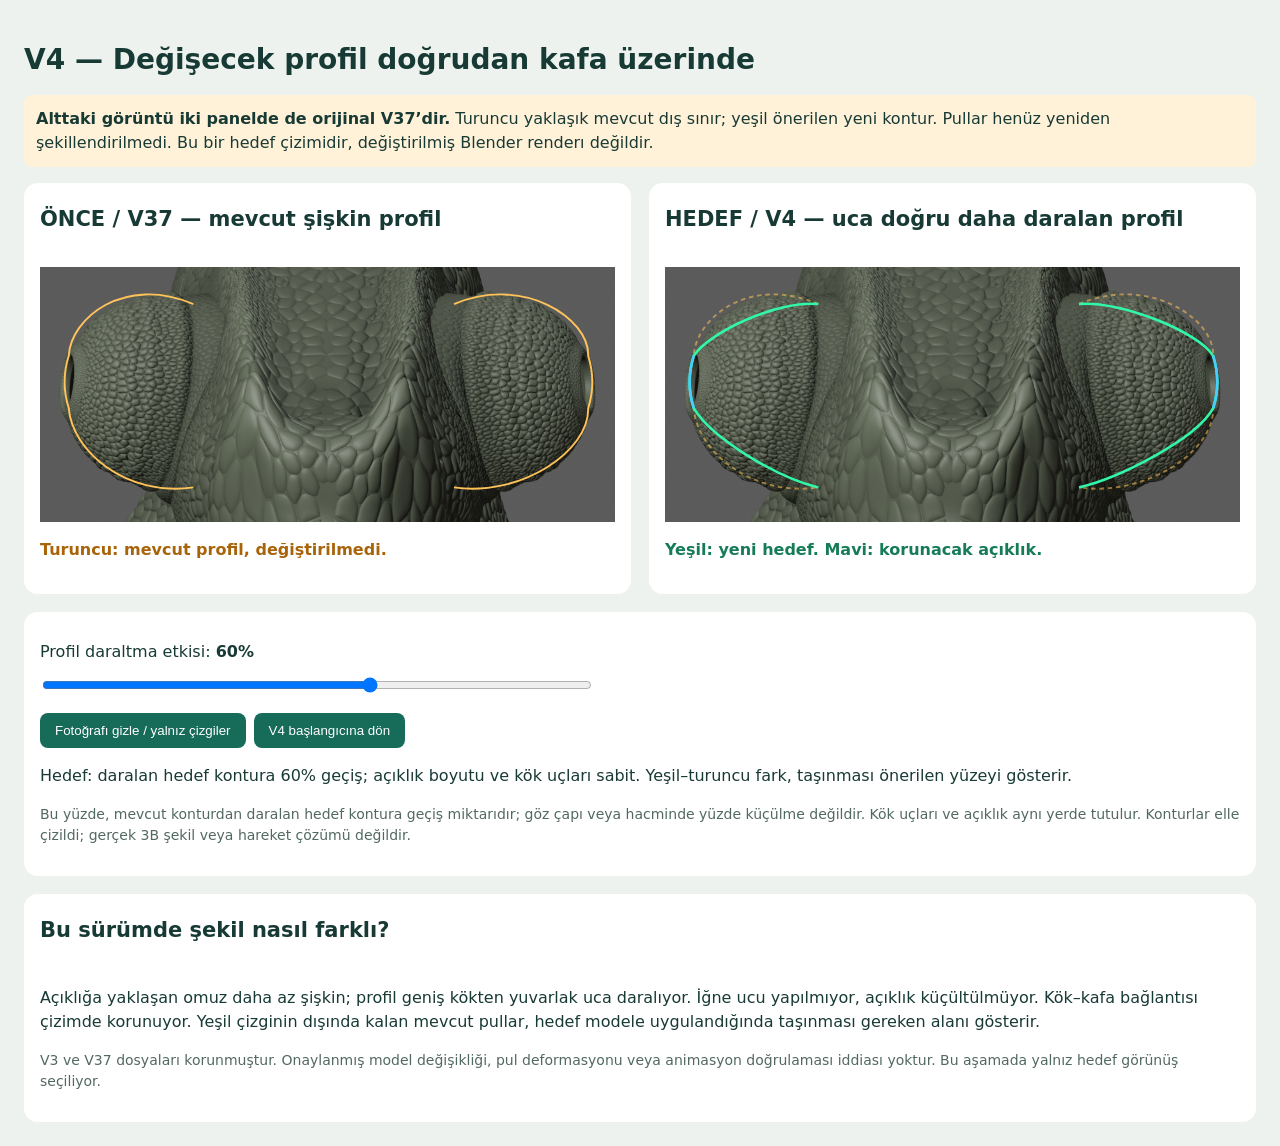
<file: docs/chameleon/eye-shape-review-v5/v4/index.html>
<!doctype html><html lang="tr"><meta charset="utf-8"><meta name="viewport" content="width=device-width,initial-scale=1"><title>V4 — Kafa üzerinde göz profili</title><style>body{margin:0;background:#edf2ee;color:#183a35;font:16px system-ui}main{max-width:1400px;margin:auto;padding:24px}h1{font-size:28px}h2{font-size:21px;margin:8px 0;min-height:52px}p{line-height:1.5}.grid{display:grid;grid-template-columns:1fr 1fr;gap:18px}.card{background:white;border-radius:14px;padding:16px}svg{width:100%;display:block}label{display:block;margin:14px 0}input{width:100%;max-width:550px}button{padding:10px 15px;background:#176b59;color:white;border:0;border-radius:8px;margin-right:8px;cursor:pointer}.warning{background:#fff2d9;padding:12px;border-radius:8px}.note{font-size:14px;color:#526960}.key{font-weight:600}output{font-weight:bold}@media(max-width:800px){.grid{grid-template-columns:1fr}}</style><main><h1>V4 — Değişecek profil doğrudan kafa üzerinde</h1><p class="warning"><b>Alttaki görüntü iki panelde de orijinal V37’dir.</b> Turuncu yaklaşık mevcut dış sınır; yeşil önerilen yeni kontur. Pullar henüz yeniden şekillendirilmedi. Bu bir hedef çizimidir, değiştirilmiş Blender renderı değildir.</p><div class="grid"><section class="card"><h2>ÖNCE / V37 — mevcut şişkin profil</h2><svg id="before" viewBox="100 190 900 400"></svg><p class="key" style="color:#a9640a">Turuncu: mevcut profil, değiştirilmedi.</p></section><section class="card"><h2>HEDEF / V4 — uca doğru daha daralan profil</h2><svg id="after" viewBox="100 190 900 400"></svg><p class="key" style="color:#167c58">Yeşil: yeni hedef. Mavi: korunacak açıklık.</p></section></div><section class="card" style="margin-top:18px"><label>Profil daraltma etkisi: <output id="value"></output></label><input type="range" id="amount" min="0" max="100" value="60" step="1" aria-label="Profil daraltma etkisi"><p><button id="toggle">Fotoğrafı gizle / yalnız çizgiler</button><button id="reset">V4 başlangıcına dön</button></p><p id="description"></p><p class="note">Bu yüzde, mevcut konturdan daralan hedef kontura geçiş miktarıdır; göz çapı veya hacminde yüzde küçülme değildir. Kök uçları ve açıklık aynı yerde tutulur. Konturlar elle çizildi; gerçek 3B şekil veya hareket çözümü değildir.</p></section><section class="card" style="margin-top:18px"><h2>Bu sürümde şekil nasıl farklı?</h2><p>Açıklığa yaklaşan omuz daha az şişkin; profil geniş kökten yuvarlak uca daralıyor. İğne ucu yapılmıyor, açıklık küçültülmüyor. Kök–kafa bağlantısı çizimde korunuyor. Yeşil çizginin dışında kalan mevcut pullar, hedef modele uygulandığında taşınması gereken alanı gösterir.</p><p class="note">V3 ve V37 dosyaları korunmuştur. Onaylanmış model değişikliği, pul deformasyonu veya animasyon doğrulaması iddiası yoktur. Bu aşamada yalnız hedef görünüş seçiliyor.</p></section></main><script>
const $=x=>document.getElementById(x);let visible=true;
// Manual image-space landmarks, source front-neutral.png 1100x850.
// Outward aperture endpoints retained. Root boundary retained. Shoulder controls change only.
const eyes=[{rootTop:[340,248],rootBottom:[340,535],upper:[232,202],upper2:[148,270],tipTop:[145,329],tipBottom:[145,411],lower2:[150,478],lower:[235,550],cy:370},
{rootTop:[748,248],rootBottom:[748,535],upper:[856,202],upper2:[960,270],tipTop:[958,329],tipBottom:[958,411],lower2:[960,478],lower:[853,550],cy:370}];
function path(e,s){let pt=p=>`${p[0]},${p[1]}`,adj=p=>{let dir=e.tipTop[0]<500?-1:1;let target=p===e.upper?[e.rootTop[0]+dir*30,e.rootTop[1]+20]:p===e.upper2?[e.tipTop[0]-dir*40,e.tipTop[1]-24]:p===e.lower2?[e.tipBottom[0]-dir*45,e.tipBottom[1]+36]:[e.rootBottom[0]+dir*35,e.rootBottom[1]-35];return[p[0]+s*(target[0]-p[0]),p[1]+s*(target[1]-p[1])]};return `M${pt(e.rootTop)} C${pt(adj(e.upper))} ${pt(adj(e.upper2))} ${pt(e.tipTop)} Q${e.tipTop[0]+(e.tipTop[0]<500?-13:13)},${e.cy} ${pt(e.tipBottom)} C${pt(adj(e.lower2))} ${pt(adj(e.lower))} ${pt(e.rootBottom)}`}
function render(){let s=+$('amount').value/100;$('value').value=Math.round(s*100)+'%';const image=`<image href="../assets/front-neutral.png" x="0" y="0" width="1100" height="850" opacity="${visible?1:0}"/>`;let old=eyes.map(e=>`<path d="${path(e,0)}" fill="none" stroke="#ffc35a" stroke-width="3"/>`).join('');let target=eyes.map(e=>`<path d="${path(e,s)}" fill="none" stroke="#31f7a8" stroke-width="4"/><path d="M${e.tipTop} Q${e.tipTop[0]+(e.tipTop[0]<500?-13:13)},${e.cy} ${e.tipBottom}" fill="none" stroke="#46cfff" stroke-width="4"/>`).join('');let bg=visible?'#343d38':'#182b27';$('before').innerHTML=`<rect x="100" y="190" width="900" height="400" fill="${bg}"/>${image}${old}`;$('after').innerHTML=`<rect x="100" y="190" width="900" height="400" fill="${bg}"/>${image}<g opacity="0.55" stroke-dasharray="7 6">${old}</g>${target}`;$('description').textContent=`Hedef: daralan hedef kontura ${Math.round(s*100)}% geçiş; açıklık boyutu ve kök uçları sabit. Yeşil–turuncu fark, taşınması önerilen yüzeyi gösterir.`}
$('amount').oninput=render;$('toggle').onclick=()=>{visible=!visible;render()};$('reset').onclick=()=>{$('amount').value=60;visible=true;render()};render();
</script></html>
</file>
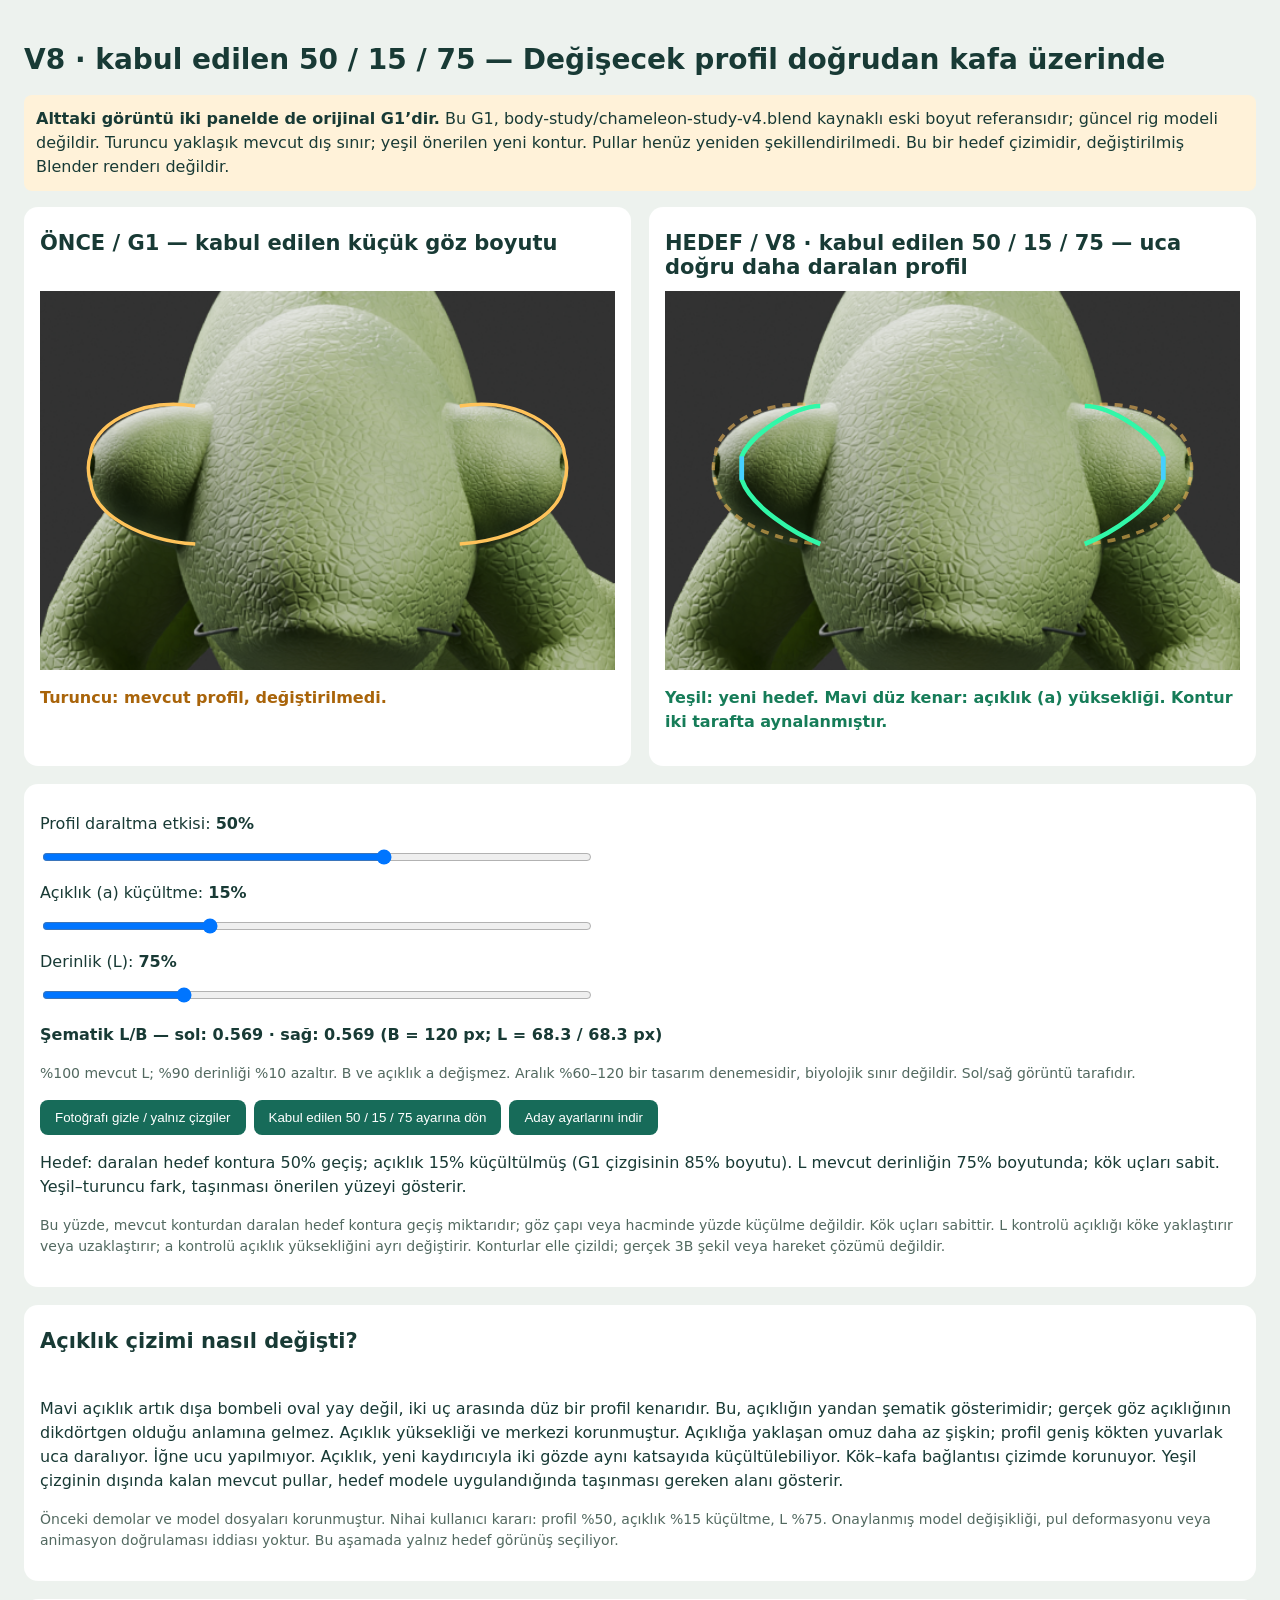
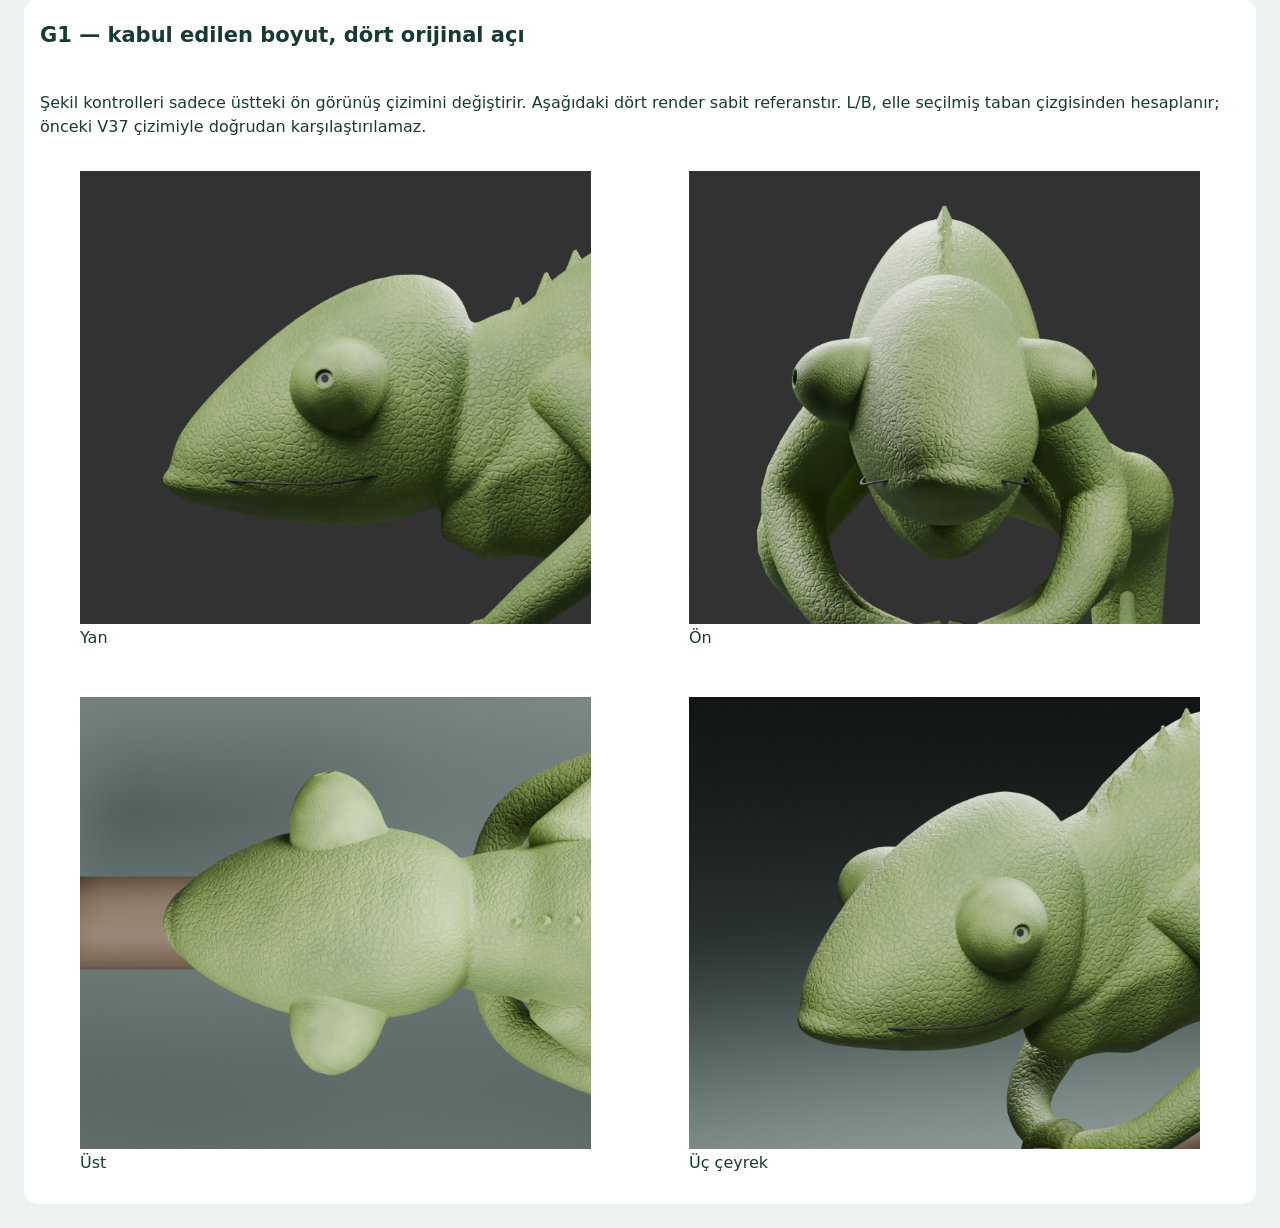
<file: docs/chameleon/vfinal-eye/demo/index.html>
<!doctype html><html lang="tr"><meta charset="utf-8"><meta name="viewport" content="width=device-width,initial-scale=1"><title>V8 · kabul edilen 50 / 15 / 75 — Kafa üzerinde göz profili</title><style>body{margin:0;background:#edf2ee;color:#183a35;font:16px system-ui}main{max-width:1400px;margin:auto;padding:24px}h1{font-size:28px}h2{font-size:21px;margin:8px 0;min-height:52px}p{line-height:1.5}.grid{display:grid;grid-template-columns:1fr 1fr;gap:18px}.card{background:white;border-radius:14px;padding:16px}svg{width:100%;display:block}label{display:block;margin:14px 0}input{width:100%;max-width:550px}button{padding:10px 15px;background:#176b59;color:white;border:0;border-radius:8px;margin-right:8px;cursor:pointer}.warning{background:#fff2d9;padding:12px;border-radius:8px}.note{font-size:14px;color:#526960}.key{font-weight:600}output{font-weight:bold}@media(max-width:800px){.grid{grid-template-columns:1fr}}</style><main><h1>V8 · kabul edilen 50 / 15 / 75 — Değişecek profil doğrudan kafa üzerinde</h1><p class="warning"><b>Alttaki görüntü iki panelde de orijinal G1’dir.</b> Bu G1, body-study/chameleon-study-v4.blend kaynaklı eski boyut referansıdır; güncel rig modeli değildir. Turuncu yaklaşık mevcut dış sınır; yeşil önerilen yeni kontur. Pullar henüz yeniden şekillendirilmedi. Bu bir hedef çizimidir, değiştirilmiş Blender renderı değildir.</p><div class="grid"><section class="card"><h2>ÖNCE / G1 — kabul edilen küçük göz boyutu</h2><svg id="before" viewBox="100 130 500 330"></svg><p class="key" style="color:#a9640a">Turuncu: mevcut profil, değiştirilmedi.</p></section><section class="card"><h2>HEDEF / V8 · kabul edilen 50 / 15 / 75 — uca doğru daha daralan profil</h2><svg id="after" viewBox="100 130 500 330"></svg><p class="key" style="color:#167c58">Yeşil: yeni hedef. Mavi düz kenar: açıklık (a) yüksekliği. Kontur iki tarafta aynalanmıştır.</p></section></div><section class="card" style="margin-top:18px"><label>Profil daraltma etkisi: <output id="value"></output></label><input type="range" id="amount" min="0" max="80" value="50" step="1" aria-label="Profil daraltma etkisi"><label>Açıklık (a) küçültme: <output id="apValue"></output></label><input type="range" id="aperture" min="0" max="50" value="15" step="1" aria-label="Açıklık küçültme"><label>Derinlik (L): <output id="depthValue"></output></label><input type="range" id="depth" min="60" max="120" value="75" step="1" aria-label="Göz derinliği L"><p id="ratios" class="key"></p><p class="note">%100 mevcut L; %90 derinliği %10 azaltır. B ve açıklık a değişmez. Aralık %60–120 bir tasarım denemesidir, biyolojik sınır değildir. Sol/sağ görüntü tarafıdır.</p><p><button id="toggle">Fotoğrafı gizle / yalnız çizgiler</button><button id="reset">Kabul edilen 50 / 15 / 75 ayarına dön</button><button id="save">Aday ayarlarını indir</button></p><p id="description"></p><p class="note">Bu yüzde, mevcut konturdan daralan hedef kontura geçiş miktarıdır; göz çapı veya hacminde yüzde küçülme değildir. Kök uçları sabittir. L kontrolü açıklığı köke yaklaştırır veya uzaklaştırır; a kontrolü açıklık yüksekliğini ayrı değiştirir. Konturlar elle çizildi; gerçek 3B şekil veya hareket çözümü değildir.</p></section><section class="card" style="margin-top:18px"><h2>Açıklık çizimi nasıl değişti?</h2><p>Mavi açıklık artık dışa bombeli oval yay değil, iki uç arasında düz bir profil kenarıdır. Bu, açıklığın yandan şematik gösterimidir; gerçek göz açıklığının dikdörtgen olduğu anlamına gelmez. Açıklık yüksekliği ve merkezi korunmuştur. Açıklığa yaklaşan omuz daha az şişkin; profil geniş kökten yuvarlak uca daralıyor. İğne ucu yapılmıyor. Açıklık, yeni kaydırıcıyla iki gözde aynı katsayıda küçültülebiliyor. Kök–kafa bağlantısı çizimde korunuyor. Yeşil çizginin dışında kalan mevcut pullar, hedef modele uygulandığında taşınması gereken alanı gösterir.</p><p class="note">Önceki demolar ve model dosyaları korunmuştur. Nihai kullanıcı kararı: profil %50, açıklık %15 küçültme, L %75. Onaylanmış model değişikliği, pul deformasyonu veya animasyon doğrulaması iddiası yoktur. Bu aşamada yalnız hedef görünüş seçiliyor.</p></section><section class="card" style="margin-top:18px"><h2>G1 — kabul edilen boyut, dört orijinal açı</h2><p>Şekil kontrolleri sadece üstteki ön görünüş çizimini değiştirir. Aşağıdaki dört render sabit referanstır. L/B, elle seçilmiş taban çizgisinden hesaplanır; önceki V37 çizimiyle doğrudan karşılaştırılamaz.</p><div class="grid"><figure><img src="g1-side.png" style="width:100%" alt="G1 Yan"><figcaption>Yan</figcaption></figure><figure><img src="g1-front.png" style="width:100%" alt="G1 Ön"><figcaption>Ön</figcaption></figure><figure><img src="g1-top.png" style="width:100%" alt="G1 Üst"><figcaption>Üst</figcaption></figure><figure><img src="g1-oblique.png" style="width:100%" alt="G1 Üç çeyrek"><figcaption>Üç çeyrek</figcaption></figure></div></section></main><script>
const $=x=>document.getElementById(x);let visible=true;
// Manual image-space landmarks, source g1-front.png 700x620.
// Outward aperture endpoints retained. Root boundary retained. Shoulder controls change only.
const left={rootTop:[235,230],rootBottom:[235,350],upper:[184,222],upper2:[145,249],tipTop:[144,272],tipBottom:[144,296],lower2:[146,325],lower:[189,347],cy:284};
const right={...left}; for(const key of ['rootTop','rootBottom','upper','upper2','tipTop','tipBottom','lower2','lower'])right[key]=[700-left[key][0],left[key][1]];
const eyes=[left,right];
function depthEye(e,d){const out={...e};for(const key of ['upper','upper2','tipTop','tipBottom','lower2','lower'])out[key]=[e.rootTop[0]+(e[key][0]-e.rootTop[0])*d,e[key][1]];return out;}
function apertureEye(e,k){let cy=(e.tipTop[1]+e.tipBottom[1])/2,half=(e.tipBottom[1]-e.tipTop[1])/2*(1-k);return {...e,tipTop:[e.tipTop[0],cy-half],tipBottom:[e.tipBottom[0],cy+half],cy};}
function path(e,s,k=0,d=1,flat=false){e=apertureEye(depthEye(e,d),k);let pt=p=>`${p[0]},${p[1]}`,adj=p=>{let dir=e.tipTop[0]<350?-1:1;let target=p===e.upper?[e.rootTop[0]+dir*13*d,e.rootTop[1]+8]:p===e.upper2?[e.tipTop[0]-dir*17*d,e.tipTop[1]-10]:p===e.lower2?[e.tipBottom[0]-dir*19*d,e.tipBottom[1]+15]:[e.rootBottom[0]+dir*15*d,e.rootBottom[1]-15];return[p[0]+s*(target[0]-p[0]),p[1]+s*(target[1]-p[1])]};return `M${pt(e.rootTop)} C${pt(adj(e.upper))} ${pt(adj(e.upper2))} ${pt(e.tipTop)} ${flat?`L${pt(e.tipBottom)}`:`Q${e.tipTop[0]+(e.tipTop[0]<350?-4:4)*(1-k)},${e.cy} ${pt(e.tipBottom)}`} C${pt(adj(e.lower2))} ${pt(adj(e.lower))} ${pt(e.rootBottom)}`}
function render(){let s=+$('amount').value/100,k=+$('aperture').value/100,d=+$('depth').value/100;$('depthValue').value=Math.round(d*100)+'%';$('ratios').textContent=`Şematik L/B — sol: ${(91*d/120).toFixed(3)} · sağ: ${(91*d/120).toFixed(3)} (B = 120 px; L = ${(91*d).toFixed(1)} / ${(91*d).toFixed(1)} px)`;$('apValue').value=Math.round(k*100)+'%';$('value').value=Math.round(s*100)+'%';const image=`<image href="g1-front.png" x="0" y="0" width="700" height="620" opacity="${visible?1:0}"/>`;let old=eyes.map(e=>`<path d="${path(e,0)}" fill="none" stroke="#ffc35a" stroke-width="3"/>`).join('');let target=eyes.map(original=>{let e=apertureEye(depthEye(original,d),k);return `<path d="${path(original,s,k,d,true)}" fill="none" stroke="#31f7a8" stroke-width="4"/><path d="M${e.tipTop} L${e.tipBottom}" fill="none" stroke="#46cfff" stroke-width="4"/>`}).join('');let bg=visible?'#343d38':'#182b27';$('before').innerHTML=`<rect x="100" y="130" width="500" height="330" fill="${bg}"/>${image}${old}`;$('after').innerHTML=`<rect x="100" y="130" width="500" height="330" fill="${bg}"/>${image}<g opacity="0.55" stroke-dasharray="7 6">${old}</g>${target}`;$('description').textContent=`Hedef: daralan hedef kontura ${Math.round(s*100)}% geçiş; açıklık ${Math.round(k*100)}% küçültülmüş (G1 çizgisinin ${Math.round((1-k)*100)}% boyutu). L mevcut derinliğin ${Math.round(d*100)}% boyutunda; kök uçları sabit. Yeşil–turuncu fark, taşınması önerilen yüzeyi gösterir.`}
$('depth').oninput=render;$('amount').oninput=render;$('aperture').oninput=render;$('toggle').onclick=()=>{visible=!visible;render()};$('reset').onclick=()=>{$('amount').value=50;$('aperture').value=15;$('depth').value=75;visible=true;render()};$('save').onclick=()=>{let data={version:'shape-preview-v8',source_model:'G1',profile_effect_percent:+$('amount').value,aperture_reduction_percent:+$('aperture').value,aperture_scale:1-(+$('aperture').value/100),depth_scale:+$('depth').value/100,projected_L_over_B:{image_left:91*(+$('depth').value/100)/120,image_right:91*(+$('depth').value/100)/120},aperture_display:'straight profile edge; not frontal aperture shape',status:'2D contour candidate; not applied to model'};let url=URL.createObjectURL(new Blob([JSON.stringify(data,null,2)],{type:'application/json'}));let a=document.createElement('a');a.href=url;a.download='eye-shape-candidate-v8.json';a.click();setTimeout(()=>URL.revokeObjectURL(url),1000)};render();
</script></html>
</file>
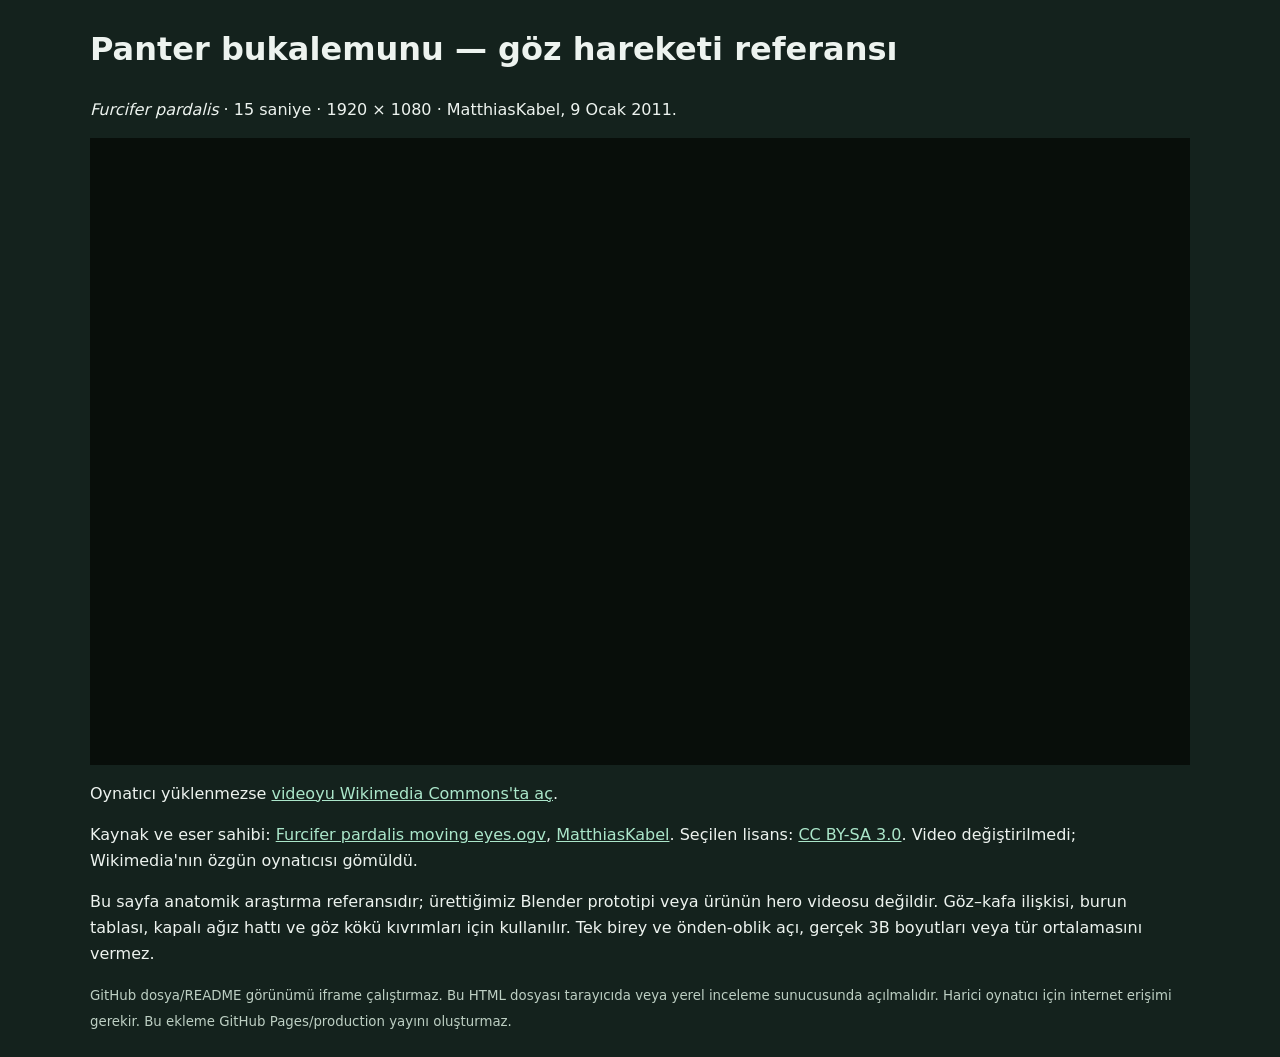
<file: docs/chameleon/evidence/panther-eye-reference.html>
<!doctype html>
<html lang="tr">
<head>
<meta charset="utf-8">
<meta name="viewport" content="width=device-width, initial-scale=1">
<title>Panter bukalemunu — özgün göz hareketi referansı</title>
<style>
body{margin:24px;background:#14221d;color:#edf3ef;font:16px/1.6 system-ui}
main{max-width:1100px;margin:auto}a{color:#abe6ca}
.player{width:100%;aspect-ratio:16/9;background:#080e0a}
iframe{width:100%;height:100%;border:0}small{color:#bdcfc3}
</style>
</head>
<body><main>
<h1>Panter bukalemunu — göz hareketi referansı</h1>
<p><em>Furcifer pardalis</em> · 15 saniye · 1920 × 1080 · MatthiasKabel, 9 Ocak 2011.</p>
<div class="player">
<iframe width="1920" height="1080" title="MatthiasKabel: Furcifer pardalis göz hareketleri"
loading="lazy" allow="autoplay; fullscreen; picture-in-picture" allowfullscreen
src="https://commons.wikimedia.org/wiki/File:Furcifer_pardalis_moving_eyes.ogv?embedplayer=true"></iframe>
</div>
<p>Oynatıcı yüklenmezse <a href="https://commons.wikimedia.org/wiki/File:Furcifer_pardalis_moving_eyes.ogv">videoyu Wikimedia Commons'ta aç</a>.</p>
<p>Kaynak ve eser sahibi: <a href="https://commons.wikimedia.org/wiki/File:Furcifer_pardalis_moving_eyes.ogv">Furcifer pardalis moving eyes.ogv</a>,
<a href="https://commons.wikimedia.org/wiki/User:MatthiasKabel">MatthiasKabel</a>.
Seçilen lisans: <a href="https://creativecommons.org/licenses/by-sa/3.0/">CC BY-SA 3.0</a>.
Video değiştirilmedi; Wikimedia'nın özgün oynatıcısı gömüldü.</p>
<p>Bu sayfa anatomik araştırma referansıdır; ürettiğimiz Blender prototipi veya ürünün hero videosu değildir.
Göz–kafa ilişkisi, burun tablası, kapalı ağız hattı ve göz kökü kıvrımları için kullanılır.
Tek birey ve önden-oblik açı, gerçek 3B boyutları veya tür ortalamasını vermez.</p>
<p><small>GitHub dosya/README görünümü iframe çalıştırmaz. Bu HTML dosyası tarayıcıda veya yerel inceleme sunucusunda açılmalıdır.
Harici oynatıcı için internet erişimi gerekir. Bu ekleme GitHub Pages/production yayını oluşturmaz.</small></p>
</main></body></html>
</file>
